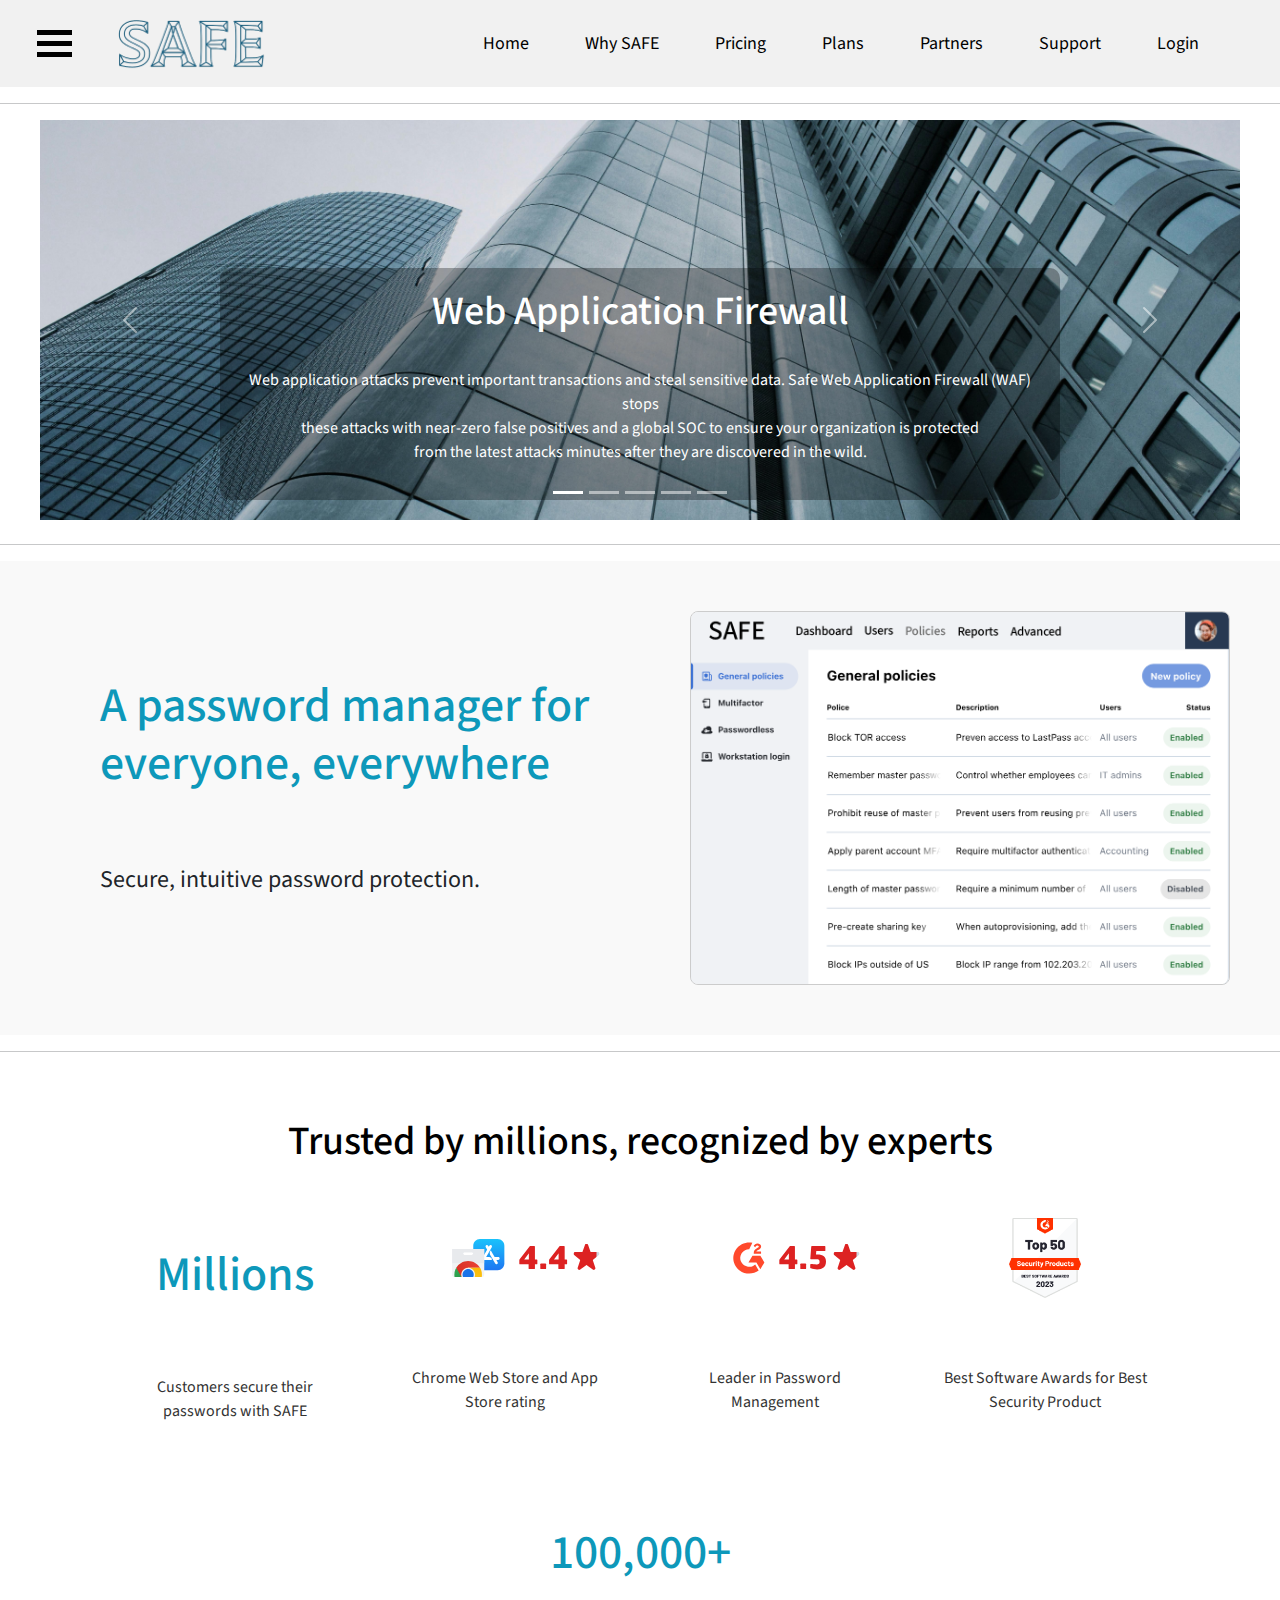
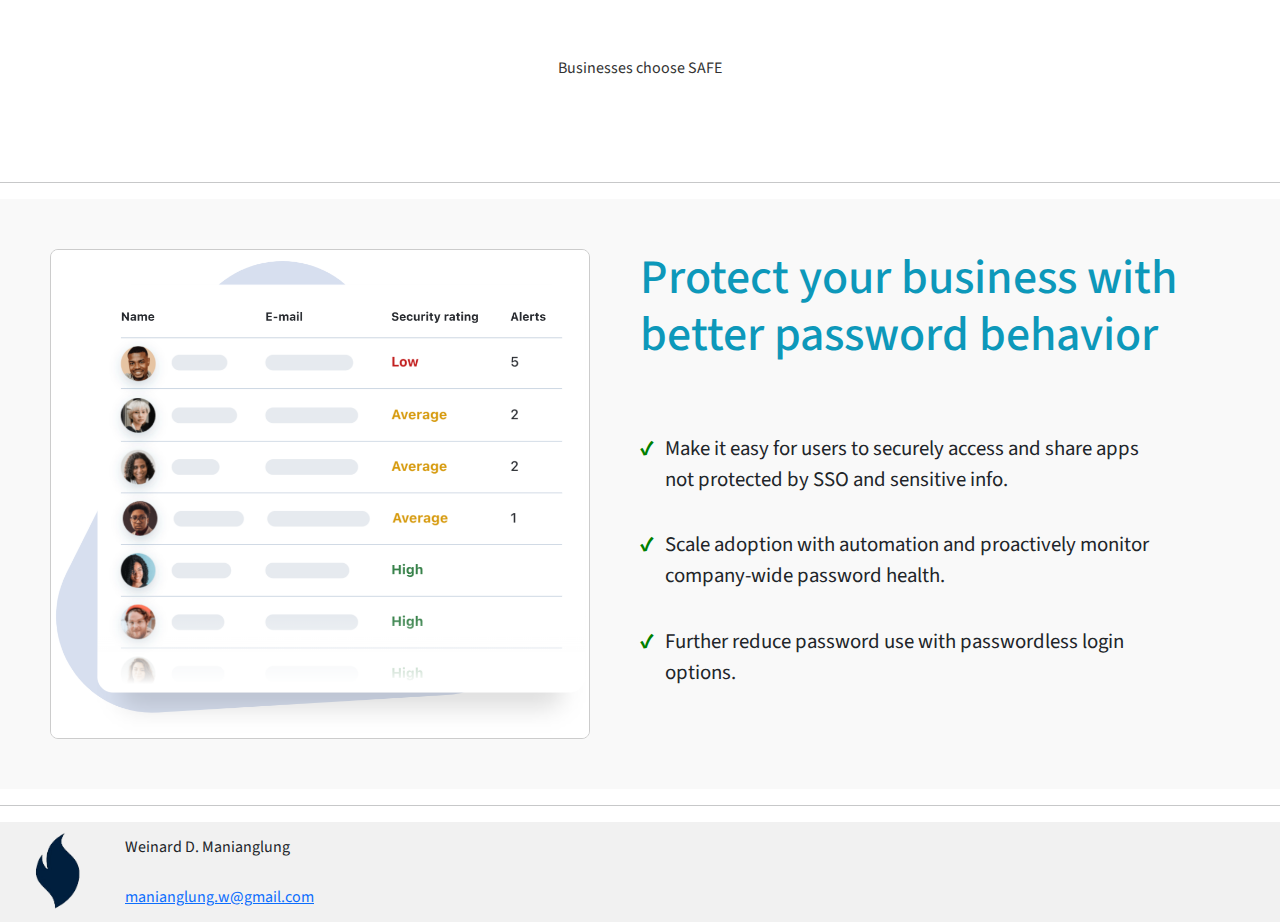
<file: index.html>
<!DOCTYPE html>
<html lang="en">
<head> 
    <meta charset="UTF-8">
    <meta name="viewport" content="width=device-width, initial-scale=1.0">
    <title>Cyber Security Leader | SAFE, Inc.</title>
    <link rel="shortcut icon" type="image/x-icon" href="favicon.ico"/>
    <link rel="stylesheet" href="style.css">
    <link href="https://cdn.jsdelivr.net/npm/bootstrap@5.3.0/dist/css/bootstrap.min.css" rel="stylesheet">
</head>
<body>
    <div id="mySidenav" class="sidenav">
        <a href="javascript:void(0)" class="closebtn" onclick="closeNav()">&times;</a>
        <a href="index.html" style="text-decoration: none;">HOME</a>
        <a href="features.html" style="text-decoration: none;">FEATURES</a>
        <a href="pricing.html" style="text-decoration: none;">PRICING</a>
        <a href="pplans.html" style="text-decoration: none;">PERSONAL PLANS</a>
        <a href="bplans.html" style="text-decoration: none;">BUSINESS PLANS</a>
        <a href="ipartners.html" style="text-decoration: none;">INDUSTRY PARTNERS</a>
        <a href="solutions.html" style="text-decoration: none;">SOLUTIONS</a>
        <a href="help.html" style="text-decoration: none;">HELP</a>
        <a href="about.html" style="text-decoration: none;">ABOUT</a>
        <a href="login.html" style="text-decoration: none;">LOGIN</a>
    </div>

    <div id="wrapper-div">
        <div class="header">
            &emsp;&emsp;<span onclick="openNav()">
                <div class="burger"></div>
                <div class="burger"></div>
                <div class="burger"></div>
            </span>&emsp;&emsp;
            <a href="index.html"><img src="Text.png" width="150"></a>
            <div class="header-left"></div>
            <div class="header-right">
                <div class="dropdown">
                    <a href="index.html">Home</a>&emsp;&emsp;
                </div>
                <div class="dropdown">
                    <a class="dropbtn">Why SAFE</a>&emsp;&emsp;
                    <div class="dropdown-content">
                        <a href="features.html">Features</a>
                        <a href="about.html">About</a>
                    </div>
                </div>
                <div>
                    <a href="pricing.html">Pricing</a>&emsp;&emsp;
                </div>
                <div class="dropdown">
                    <a class="dropbtn">Plans</a>&emsp;&emsp;
                    <div class="dropdown-content">
                        <a href="pplans.html">Personal Plan</a>
                        <a href="bplans.html">Business Plan</a>
                    </div>
                </div>
                <div class="dropdown">
                    <a class="dropbtn">Partners</a>&emsp;&emsp;
                    <div class="dropdown-content">
                        <a href="ipartners.html">Industry Partners</a>
                    </div>
                </div>
                <div class="dropdown">
                    <a class="dropbtn">Support</a>&emsp;&emsp;
                    <div class="dropdown-content">
                        <a href="solutions.html">Solutions</a>
                        <a href="help.html">Help</a>
                    </div>
                </div>
                <div class="dropdown">
                    <a href="login.html">Login</a>&emsp;&emsp;&emsp;&emsp;
                </div>
            </div>
        </div><hr>

        <div>
        <section id="carouselSection" class="mb-4">
            <div id="carouselExampleIndicators" class="carousel slide">
                <div class="carousel-indicators">
                    <button type="button" data-bs-target="#carouselExampleIndicators" data-bs-slide-to="0" class="active" aria-current="true" aria-label="Slide 1"></button>
                    <button type="button" data-bs-target="#carouselExampleIndicators" data-bs-slide-to="1" aria-label="Slide 2"></button>
                    <button type="button" data-bs-target="#carouselExampleIndicators" data-bs-slide-to="2" aria-label="Slide 3"></button>
                    <button type="button" data-bs-target="#carouselExampleIndicators" data-bs-slide-to="3" aria-label="Slide 4"></button>
                    <button type="button" data-bs-target="#carouselExampleIndicators" data-bs-slide-to="4" aria-label="Slide 5"></button>
                </div>
                <div class="carousel-inner">
                    <div class="carousel-item active">
                        <img src="Building.jpg" class="d-block w-100" alt="Building">
                        <div class="carousel-caption d-none d-md-block">
                            <h1>Web Application Firewall</h1><br>
                            <p>Web application attacks prevent important transactions and steal sensitive data. Safe Web Application Firewall (WAF) stops
                            <br>these attacks with near-zero false positives and a global SOC to ensure your organization is protected
                            <br>from the latest attacks minutes after they are discovered in the wild.</p>
                        </div>
                    </div>
                    <div class="carousel-item">
                        <img src="Road.jpg" class="d-block w-100" alt="Road">
                        <div class="carousel-caption d-none d-md-block">
                            <h1>Content Delivery Network</h1>
                            <p>Protect all data types with Data Security Fabric - the first enterprise-scale, multicloud, hybrid solution.
                            <br>Safes' Content Delivery Network (CDN) offers the best in speed, performance, and resilience by building content caching,
                            <br>load balancing, and failover into a comprehensive Web Application and API Protection (WAAP)
                            <br>platform to securely deliver your applications across the globe.</p>
                        </div>
                    </div>
                    <div class="carousel-item">
                        <img src="Flow2.jpg" class="d-block w-100" alt="Flowing Lines">
                        <div class="carousel-caption d-none d-md-block">
                            <h1>DDoS Protection</h1><br><br>
                            <p>Safes' DDoS Protection secures all your assets at the edge for uninterrupted operation.
                            <br>Ensure business continuity with guaranteed uptime.</p>
                        </div>
                    </div>
                    <div class="carousel-item">
                        <img src="Data.jpg" class="d-block w-100" alt="Flowing Lines">
                        <div class="carousel-caption d-none d-md-block">
                            <h1>Data Security Fabric</h1><br><br>
                            <p>Protect all data types with Data Security Fabric - the first enterprise-scale, multicloud, hybrid solution.</p>
                        </div>
                    </div>
                    <div class="carousel-item">
                        <img src="Room.jpg" class="d-block w-100" alt="Flowing Lines">
                        <div class="carousel-caption d-none d-md-block">
                            <h1>Waiting Room</h1><br>
                            <p>Waiting Room enables you to control visitor traffic during peak periods or when your site is undergoing maintenance,
                            <br>by placing your customers into a first-in-first-out virtual queuing system, updated with their
                            <br>remaining wait time, where they remain until it is their turn to access your website.</p>
                        </div>
                    </div>
                </div>
                <button class="carousel-control-prev" type="button" data-bs-target="#carouselExampleIndicators" data-bs-slide="prev">
                    <span class="carousel-control-prev-icon" aria-hidden="true"></span>
                    <span class="visually-hidden">Previous</span>
                </button>
                <button class="carousel-control-next" type="button" data-bs-target="#carouselExampleIndicators" data-bs-slide="next">
                    <span class="carousel-control-next-icon" aria-hidden="true"></span>
                    <span class="visually-hidden">Next</span>
                </button>
            </div>
        </section>
        <div><hr>

        <div class="admin-console-section">
            <div class="admin-console-text">
                <h2>A password manager for everyone, everywhere</h2><br><br>
                <p>Secure, intuitive password protection.</p>
            </div>
            <div class="admin-console-image">
                <img src="visual.png" alt="Admin Console">
            </div>
        </div><hr>

        <div class="proof-banner">
            <h1>Trusted by millions, recognized by experts</h1><br>
            <div class="proofs">
                <div class="proof-item">
                    <div class="proof-text">Millions</div><br><br><br>
                    <p>Customers secure their passwords with SAFE</p>
                </div>
                <div class="proof-item">
                    <img src="4.4.svg" alt="4.4 Rating"><br><br><br>
                    <p>Chrome Web Store and App Store rating</p>
                </div>
                <div class="proof-item">
                    <img src="4.5.svg" alt="4.5 Rating"><br><br><br>
                    <p>Leader in Password Management</p>
                </div>
                <div class="proof-item">
                    <img src="T50.png" alt="Top 50"><br><br><br>
                    <p>Best Software Awards for Best Security Product</p>
                </div>
                <div class="proof-item">
                    <div class="proof-text">100,000+</div><br><br><br>
                    <p>Businesses choose SAFE</p>
                </div>
            </div>
        </div><hr>

        <div class="admin-console-section">
            <div class="admin-console-image">
                <img src="indvis.png" alt="Admin Console">
            </div>
            <div class="admin-console-text">
                <h2>Protect your business with better password behavior</h2><br><br>
                <ul>
                    <li>Make it easy for users to securely access and share apps<br>not protected by SSO and sensitive info.</li><br>
                    <li>Scale adoption with automation and proactively monitor<br>company-wide password health.</li><br>
                    <li>Further reduce password use with passwordless login options.</li><br>
                </ul>
            </div>
        </div><hr>

        <div id="footer-div">
            <div id="logo2-div">
                <a href="Flame.png"><img src="Flame.png" width="50"></a>
            </div>
            <div id="name-div">
                Weinard D. Manianglung
            </div>
            <div id="em-div">
                <a href="mailto:manianglung.w@gmail.com">manianglung.w@gmail.com</a>
            </div>
        </div>
    </div>
    <script src="https://code.jquery.com/jquery-3.6.0.min.js"></script>
    <script src="https://cdn.jsdelivr.net/npm/bootstrap@5.3.0/dist/js/bootstrap.bundle.min.js"></script>
    <script src="script.js"></script>
</body>
</html>
</file>
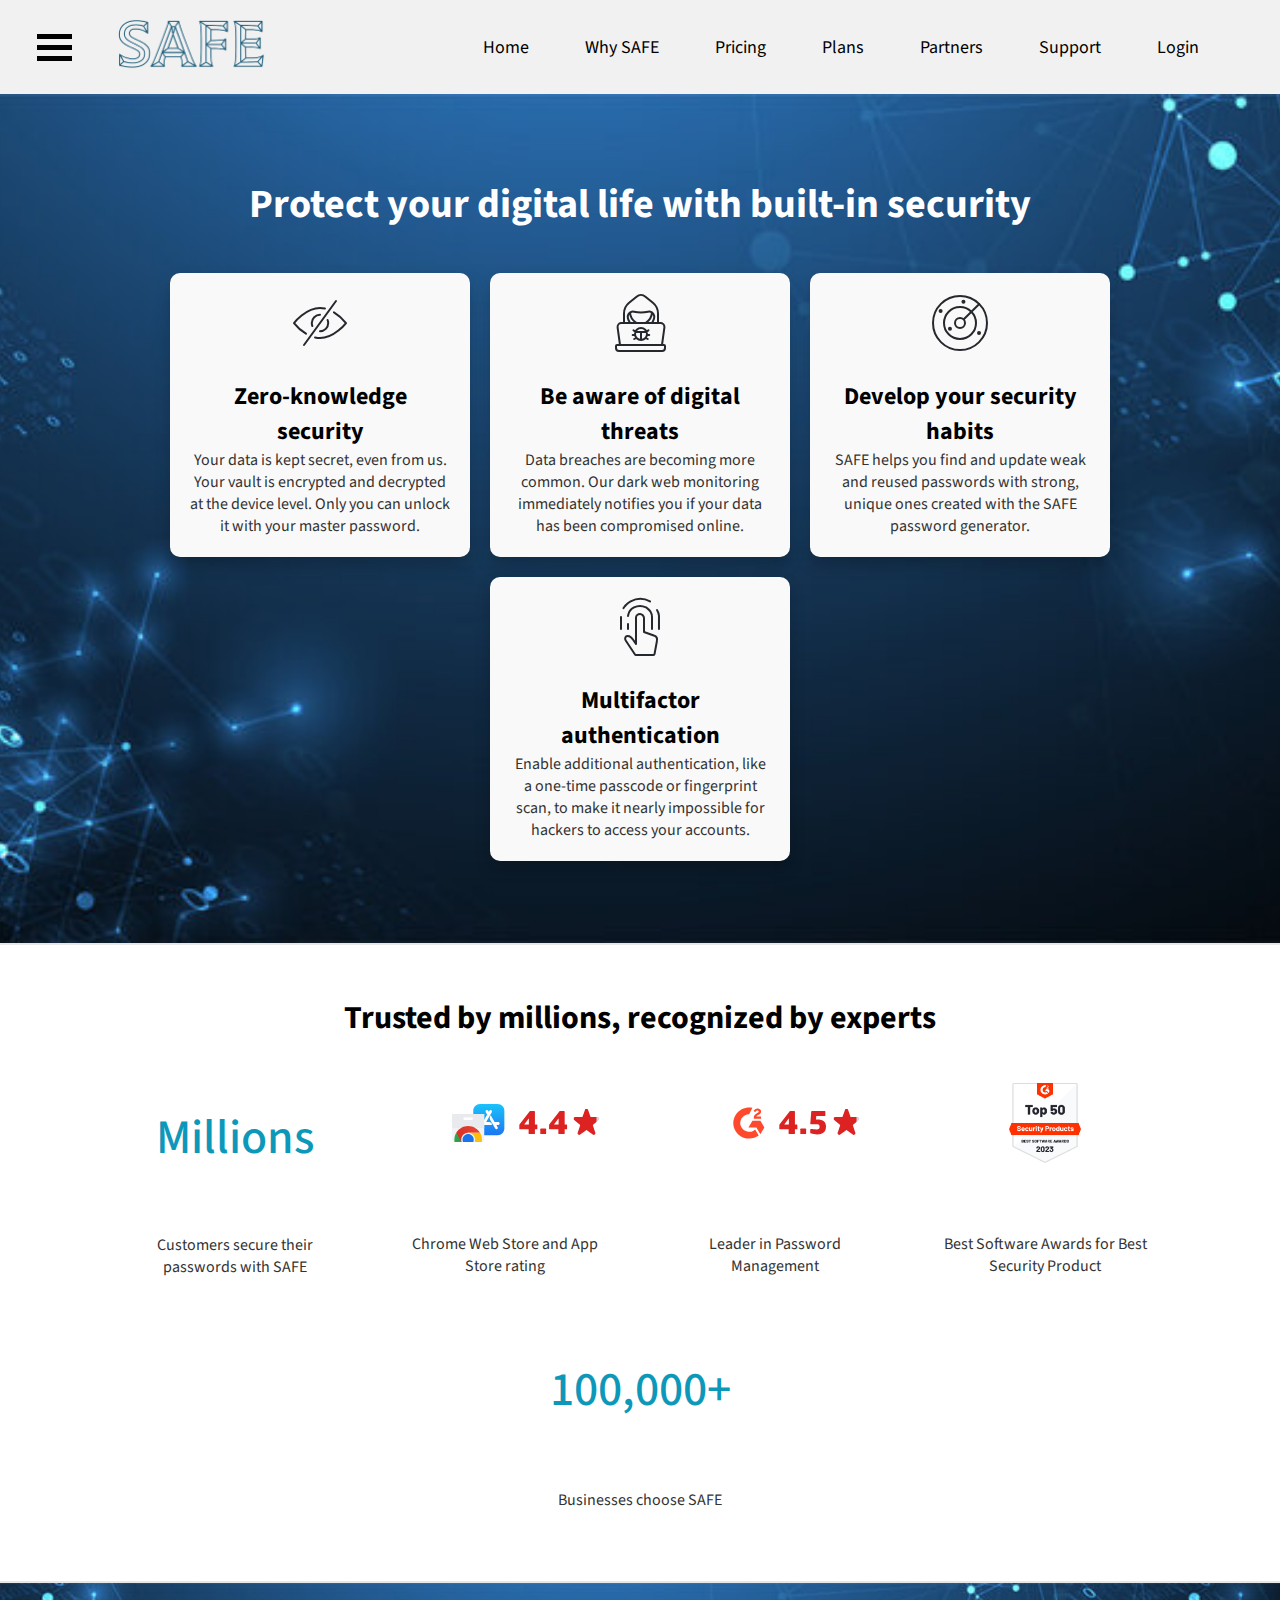
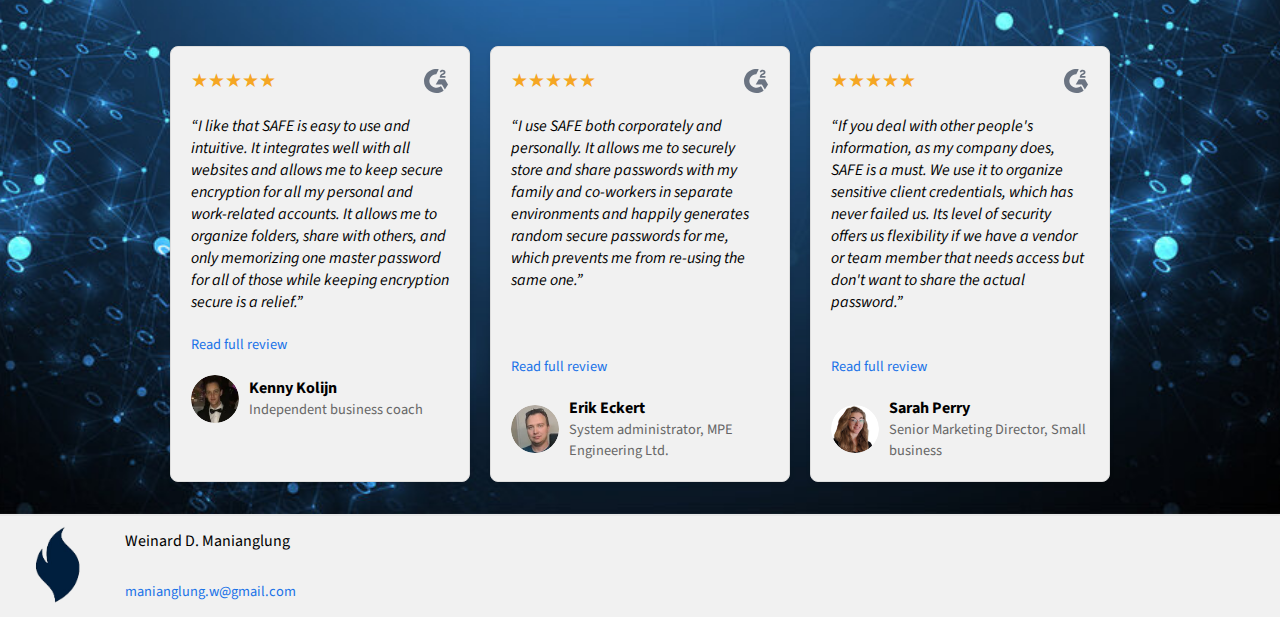
<file: about.html>
<!DOCTYPE html>
<html lang="en">
<head> 
    <meta charset="UTF-8">
    <meta name="viewport" content="width=device-width, initial-scale=1.0">
    <title>Cyber Security Leader | SAFE, Inc.</title>
    <link rel="shortcut icon" type="image/x-icon" href="favicon.ico"/>
    <link rel="stylesheet" href="style.css">
    <link rel="stylesheet" href="about.css">
</head>
<body>
    <div id="mySidenav" class="sidenav">
        <script src="script.js"></script>
        <a href="javascript:void(0)" class="closebtn" onclick="closeNav()">&times;</a>
        <a href="index.html" style="text-decoration: none;">HOME</a>
        <a href="features.html" style="text-decoration: none;">FEATURES</a>
        <a href="pricing.html" style="text-decoration: none;">PRICING</a>
        <a href="pplans.html" style="text-decoration: none;">PERSONAL PLANS</a>
        <a href="bplans.html" style="text-decoration: none;">BUSINESS PLANS</a>
        <a href="ipartners.html" style="text-decoration: none;">INDUSTRY PARTNERS</a>
        <a href="solutions.html" style="text-decoration: none;">SOLUTIONS</a>
        <a href="help.html" style="text-decoration: none;">HELP</a>
        <a href="about.html" style="text-decoration: none;">ABOUT</a>
        <a href="login.html" style="text-decoration: none;">LOGIN</a>
    </div>

    <div id="wrapper-div">
        <div class="header">
            &emsp;&emsp;<span onclick="openNav()">
                <div class="burger"></div>
                <div class="burger"></div>
                <div class="burger"></div>
            </span>&emsp;&emsp;
            <a href="index.html"><img src="Text.png" width="150"></a>
            <div class="header-left">
            </div>
            <div class="header-right">
                <div class="dropdown">
                    <a href="index.html">Home</a>&emsp;&emsp;
                </div>
                <div class="dropdown">
                    <a class="dropbtn">Why SAFE</a>&emsp;&emsp;
                    <div class="dropdown-content">
                        <a href="features.html">Features</a>
                        <a href="about.html">About</a>
                    </div>
                </div>
                <div>
                    <a href="pricing.html">Pricing</a>&emsp;&emsp;
                </div>
                <div class="dropdown">
                    <a class="dropbtn">Plans</a>&emsp;&emsp;
                    <div class="dropdown-content">
                        <a href="pplans.html">Personal Plan</a>
                        <a href="bplans.html">Business Plan</a>
                    </div>
                </div>
                <div class="dropdown">
                    <a class="dropbtn">Partners</a>&emsp;&emsp;
                    <div class="dropdown-content">
                        <a href="ipartners.html">Industry Partners</a>
                    </div>
                </div>
                <div class="dropdown">
                    <a class="dropbtn">Support</a>&emsp;&emsp;
                    <div class="dropdown-content">
                        <a href="solutions.html">Solutions</a>
                        <a href="help.html">Help</a>
                    </div>
                </div>
                <div class="dropdown">
                    <a href="login.html">Login</a>&emsp;&emsp;&emsp;&emsp;
                </div>
            </div>
        </div>
    </div>

        <div id="content-div">
            <div class="security-section">
                <h1>Protect your digital life with built-in security</h1>
                <div class="features">
                    <div class="feature-item">
                        <img src="eye-icon.svg" alt="Zero-knowledge security">
                        <h2>Zero-knowledge security</h2>
                        <p>Your data is kept secret, even from us. Your vault is encrypted and decrypted at the device level. Only you can unlock it with your master password.</p>
                    </div>
                    <div class="feature-item">
                        <img src="threat-icon.svg" alt="Be aware of digital threats">
                        <h2>Be aware of digital threats</h2>
                        <p>Data breaches are becoming more common. Our dark web monitoring immediately notifies you if your data has been compromised online.</p>
                    </div>
                    <div class="feature-item">
                        <img src="habits-icon.svg" alt="Nurture your habits">
                        <h2>Develop your security habits</h2>
                        <p>SAFE helps you find and update weak and reused passwords with strong, unique ones created with the SAFE password generator.</p>
                    </div>
                    <div class="feature-item">
                        <img src="authentication-icon.svg" alt="Multifactor authentication">
                        <h2>Multifactor authentication</h2>
                        <p>Enable additional authentication, like a one-time passcode or fingerprint scan, to make it nearly impossible for hackers to access your accounts.</p>
                    </div>
                </div>
            </div>
        </div><hr>

        <div class="proof-banner">
            <h1>Trusted by millions, recognized by experts</h1><br>
            <div class="proofs">
                <div class="proof-item">
                    <div class="proof-text">Millions</div><br><br><br>
                    <p>Customers secure their passwords with SAFE</p>
                </div>
                <div class="proof-item">
                    <img src="4.4.svg" alt="4.4 Rating"><br><br><br>
                    <p>Chrome Web Store and App Store rating</p>
                </div>
                <div class="proof-item">
                    <img src="4.5.svg" alt="4.5 Rating"><br><br><br>
                    <p>Leader in Password Management</p>
                </div>
                <div class="proof-item">
                    <img src="T50.png" alt="Top 50"><br><br><br>
                    <p>Best Software Awards for Best Security Product</p>
                </div>
                <div class="proof-item">
                    <div class="proof-text">100,000+</div><br><br><br>
                    <p>Businesses choose SAFE</p>
                </div>
            </div>
        </div><hr>

        <div id="content-div">
            <div class="testimonials-container">
                <div class="testimonial">
                    <div class="rating">
                        <span>★★★★★</span>&emsp;&emsp;&emsp;&emsp;&emsp;&emsp;&emsp;&emsp;
                        <img src="g2.svg" alt="G2 Crowd">
                    </div>
                        <p class="quote">“I like that SAFE is easy to use and intuitive. It integrates well with all websites and allows me to keep secure encryption for all my personal and work-related accounts. It allows me to organize folders, share with others, and only memorizing one master password for all of those while keeping encryption secure is a relief.”</p>
                        <a href="#">Read full review</a>
                    <div class="author">
                        <img src="KK.png" alt="Kenny Kolijn">
                        <div>
                            <p class="name">Kenny Kolijn</p>
                            <p class="title">Independent business coach</p>
                        </div>
                    </div>
                </div>
                <div class="testimonial">
                    <div class="rating">
                        <span>★★★★★</span>&emsp;&emsp;&emsp;&emsp;&emsp;&emsp;&emsp;&emsp;
                        <img src="g2.svg" alt="G2 Crowd">
                    </div>
                        <p class="quote">“I use SAFE both corporately and personally. It allows me to securely store and share passwords with my family and co-workers in separate environments and happily generates random secure passwords for me, which prevents me from re-using the same one.”</p><br><br>
                        <a href="#">Read full review</a>
                    <div class="author">
                        <img src="EE.png" alt="Erik Eckert">                            
                        <div>
                            <p class="name">Erik Eckert</p>
                            <p class="title">System administrator, MPE Engineering Ltd.</p>
                        </div>
                    </div>
                </div>
                <div class="testimonial">                        
                    <div class="rating">
                        <span>★★★★★</span>&emsp;&emsp;&emsp;&emsp;&emsp;&emsp;&emsp;&emsp;
                        <img src="g2.svg" alt="G2 Crowd">
                    </div>
                        <p class="quote">“If you deal with other people's information, as my company does, SAFE is a must. We use it to organize sensitive client credentials, which has never failed us. Its level of security offers us flexibility if we have a vendor or team member that needs access but don't want to share the actual password.”</p><br>
                        <a href="#">Read full review</a>
                    <div class="author">
                        <img src="SP.png" alt="Sarah Perry">
                        <div>
                            <p class="name">Sarah Perry</p>
                            <p class="title">Senior Marketing Director, Small business</p>
                        </div>
                    </div>
                </div>
            </div>
        </div><hr>

        <div id="footer-div">
            <div id="logo2-div">
                <a href="Flame.png"><img src="Flame.png" width="50"></a>
            </div>
            <div id="name-div">
                Weinard D. Manianglung
            </div>
            <div id="em-div">
                <a href="mailto:manianglung.w@gmail.com">manianglung.w@gmail.com</a>
            </div>
        </div>
    </div>

</body>
</html>
</file>
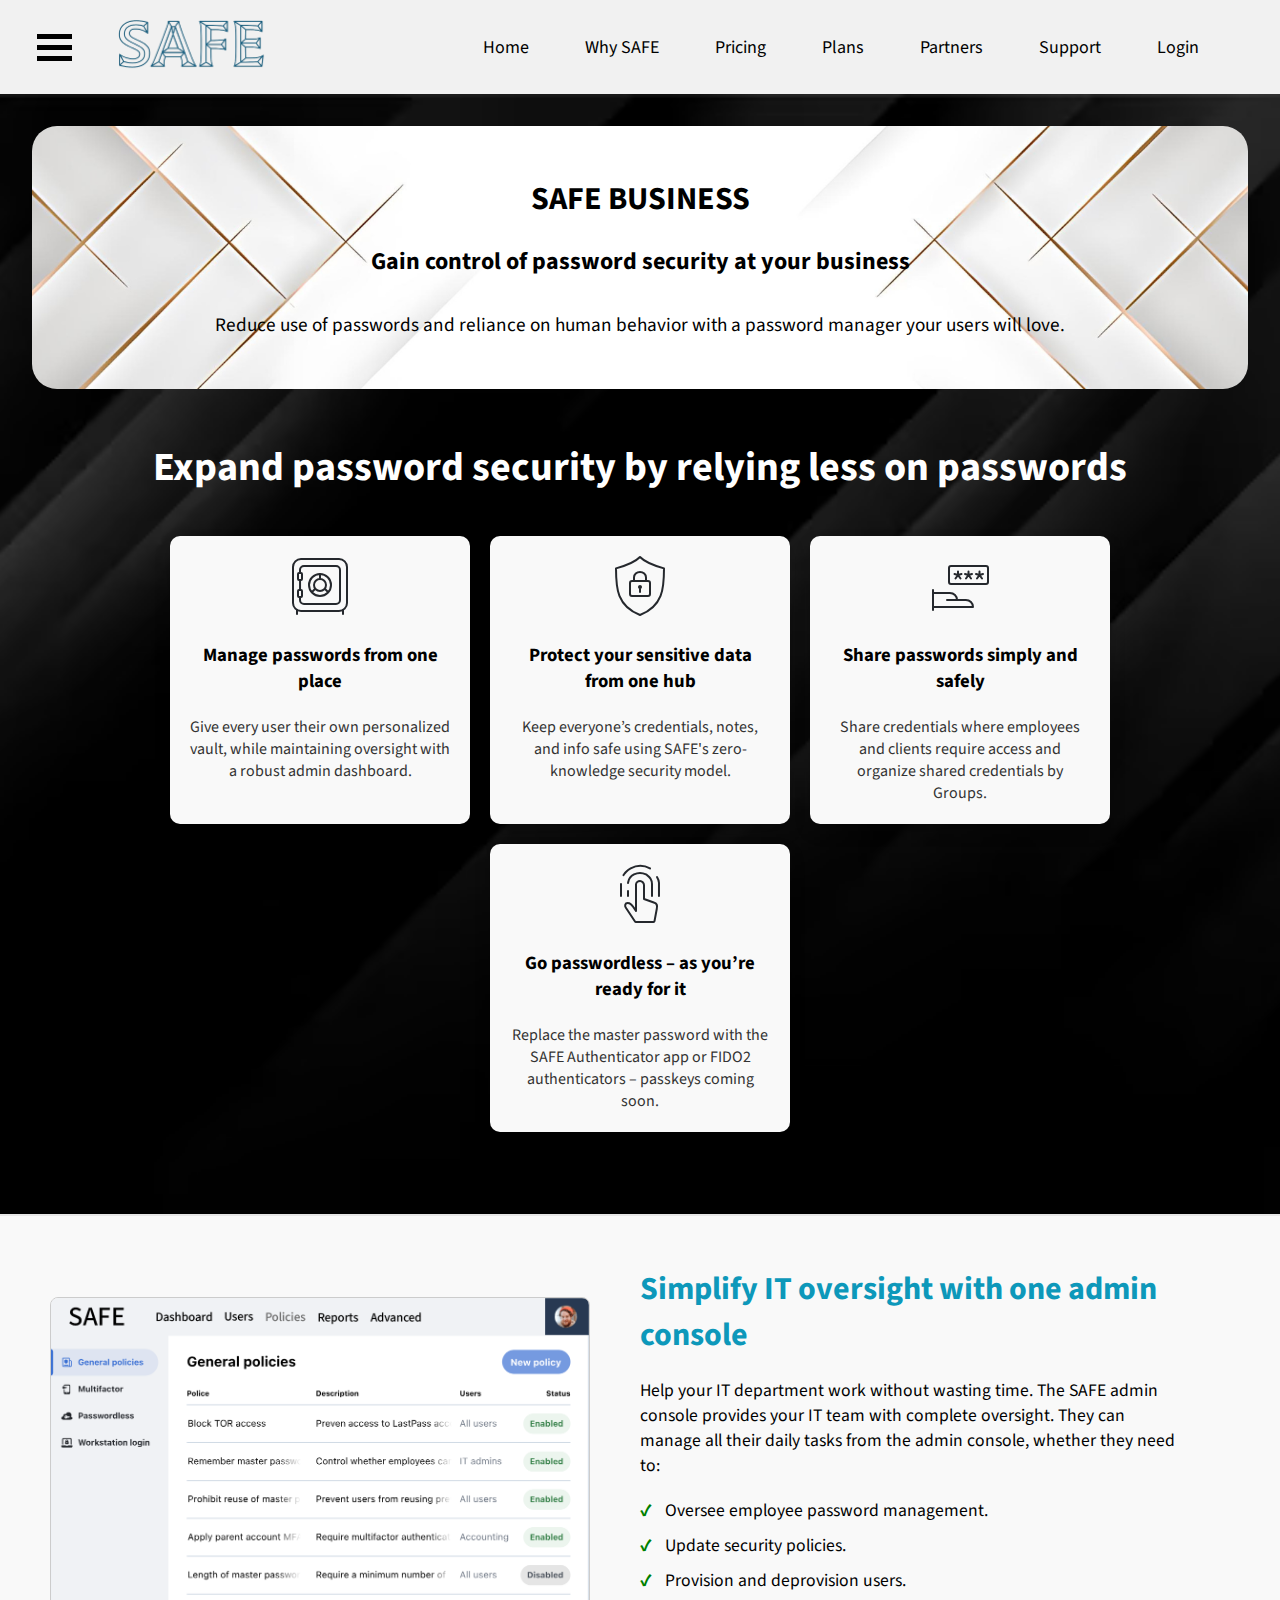
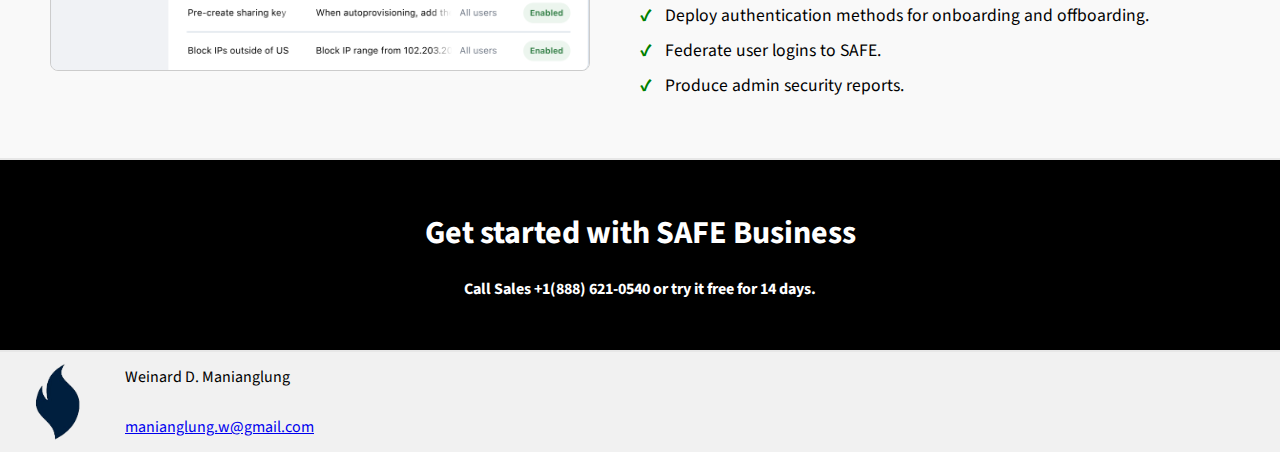
<file: bplans.html>
<!DOCTYPE html>
<html lang="en">
<head> 
    <meta charset="UTF-8">
    <meta name="viewport" content="width=device-width, initial-scale=1.0">
    <title>Cyber Security Leader | SAFE, Inc.</title>
    <link rel="shortcut icon" type="image/x-icon" href="favicon.ico"/>
    <link rel="stylesheet" href="style.css">
    <link rel="stylesheet" href="bplans.css">
    <link rel="stylesheet" href="pplans.css">
</head>
<body>
    <div id="mySidenav" class="sidenav">
        <script src="script.js"></script>
        <a href="javascript:void(0)" class="closebtn" onclick="closeNav()">&times;</a>
        <a href="index.html" style="text-decoration: none;">HOME</a>
        <a href="features.html" style="text-decoration: none;">FEATURES</a>
        <a href="pricing.html" style="text-decoration: none;">PRICING</a>
        <a href="pplans.html" style="text-decoration: none;">PERSONAL PLANS</a>
        <a href="bplans.html" style="text-decoration: none;">BUSINESS PLANS</a>
        <a href="ipartners.html" style="text-decoration: none;">INDUSTRY PARTNERS</a>
        <a href="solutions.html" style="text-decoration: none;">SOLUTIONS</a>
        <a href="help.html" style="text-decoration: none;">HELP</a>
        <a href="about.html" style="text-decoration: none;">ABOUT</a>
        <a href="login.html" style="text-decoration: none;">LOGIN</a>
    </div>

    <div id="wrapper-div">
        <div class="header">
            &emsp;&emsp;<span onclick="openNav()">
                <div class="burger"></div>
                <div class="burger"></div>
                <div class="burger"></div>
            </span>&emsp;&emsp;
            <a href="index.html"><img src="Text.png" width="150"></a>
            <div class="header-left">
            </div>
            <div class="header-right">
                <div class="dropdown">
                    <a href="index.html">Home</a>&emsp;&emsp;
                </div>
                <div class="dropdown">
                    <a class="dropbtn">Why SAFE</a>&emsp;&emsp;
                    <div class="dropdown-content">
                        <a href="features.html">Features</a>
                        <a href="about.html">About</a>
                    </div>
                </div>
                <div>
                    <a href="pricing.html">Pricing</a>&emsp;&emsp;
                </div>
                <div class="dropdown">
                    <a class="dropbtn">Plans</a>&emsp;&emsp;
                    <div class="dropdown-content">
                        <a href="pplans.html">Personal Plan</a>
                        <a href="bplans.html">Business Plan</a>
                    </div>
                </div>
                <div class="dropdown">
                    <a class="dropbtn">Partners</a>&emsp;&emsp;
                    <div class="dropdown-content">
                        <a href="ipartners.html">Industry Partners</a>
                    </div>
                </div>
                <div class="dropdown">
                    <a class="dropbtn">Support</a>&emsp;&emsp;
                    <div class="dropdown-content">
                        <a href="solutions.html">Solutions</a>
                        <a href="help.html">Help</a>
                    </div>
                </div>
                <div class="dropdown">
                    <a href="login.html">Login</a>&emsp;&emsp;&emsp;&emsp;
                </div>
            </div>
        </div>
    </div>

        <div id="content-div">
            <div class="security-banner">
                <h1>SAFE BUSINESS</h1><br>
                <h2>Gain control of password security at your business</h2><br>
                <p class="description">Reduce use of passwords and reliance on human behavior with a password manager your users will love.</p>
            </div>
            <div class="security-section">
                <h1>Expand password security by relying less on passwords</h1>
                <div class="features">
                    <div class="feature-item">
                        <img src="vault-icon.svg" alt="Manage passwords from one place">
                        <h3>Manage passwords from one place</h3><br>
                        <p>Give every user their own personalized vault, while maintaining oversight with a robust admin dashboard.</p>
                    </div>
                    <div class="feature-item">
                        <img src="security-icon.svg" alt="Protect your sensitive data from one hub">
                        <h3>Protect your sensitive data from one hub</h3><br>
                        <p>Keep everyone’s credentials, notes, and info safe using SAFE's zero-knowledge security model.</p>
                    </div>
                    <div class="feature-item">
                        <img src="hand-icon.svg" alt="Share passwords simply and safely">
                        <h3>Share passwords simply and safely</h3><br>
                        <p>Share credentials where employees and clients require access and organize shared credentials by Groups.</p>
                    </div>
                    <div class="feature-item">
                        <img src="authentication-icon.svg" alt="Go passwordless – as you’re ready for it">
                        <h3>Go passwordless – as you’re ready for it</h3><br>
                        <p>Replace the master password with the SAFE Authenticator app or FIDO2 authenticators – passkeys coming soon.</p>
                    </div>
                </div>
            </div>
        </div><hr>

        <div class="admin-console-section">
            <div class="admin-console-image">
                <img src="visual.png" alt="Admin Console">
            </div>
            <div class="admin-console-text">
                <h2>Simplify IT oversight with one admin console</h2>
                <p>Help your IT department work without wasting time. The SAFE admin console provides your IT team with complete oversight. They can manage all their daily tasks from the admin console, whether they need to:</p>
                <ul>
                    <li>Oversee employee password management.</li>
                    <li>Update security policies.</li>
                    <li>Provision and deprovision users.</li>
                    <li>Deploy authentication methods for onboarding and offboarding.</li>
                    <li>Federate user logins to SAFE.</li>
                    <li>Produce admin security reports.</li>
                </ul>
            </div>
        </div><hr>

        <div class="start-section">
            <h1>Get started with SAFE Business</h1><br>
            <h4>Call Sales +1(888) 621-0540 or try it free for 14 days.</h4>
        </div><hr>

        <div id="footer-div">
            <div id="logo2-div">
                <a href="Flame.png"><img src="Flame.png" width="50"></a>
            </div>
            <div id="name-div">
                Weinard D. Manianglung
            </div>
            <div id="em-div">
                <a href="mailto:manianglung.w@gmail.com">manianglung.w@gmail.com</a>
            </div>
        </div>
    </div>

</body>
</html>
</file>
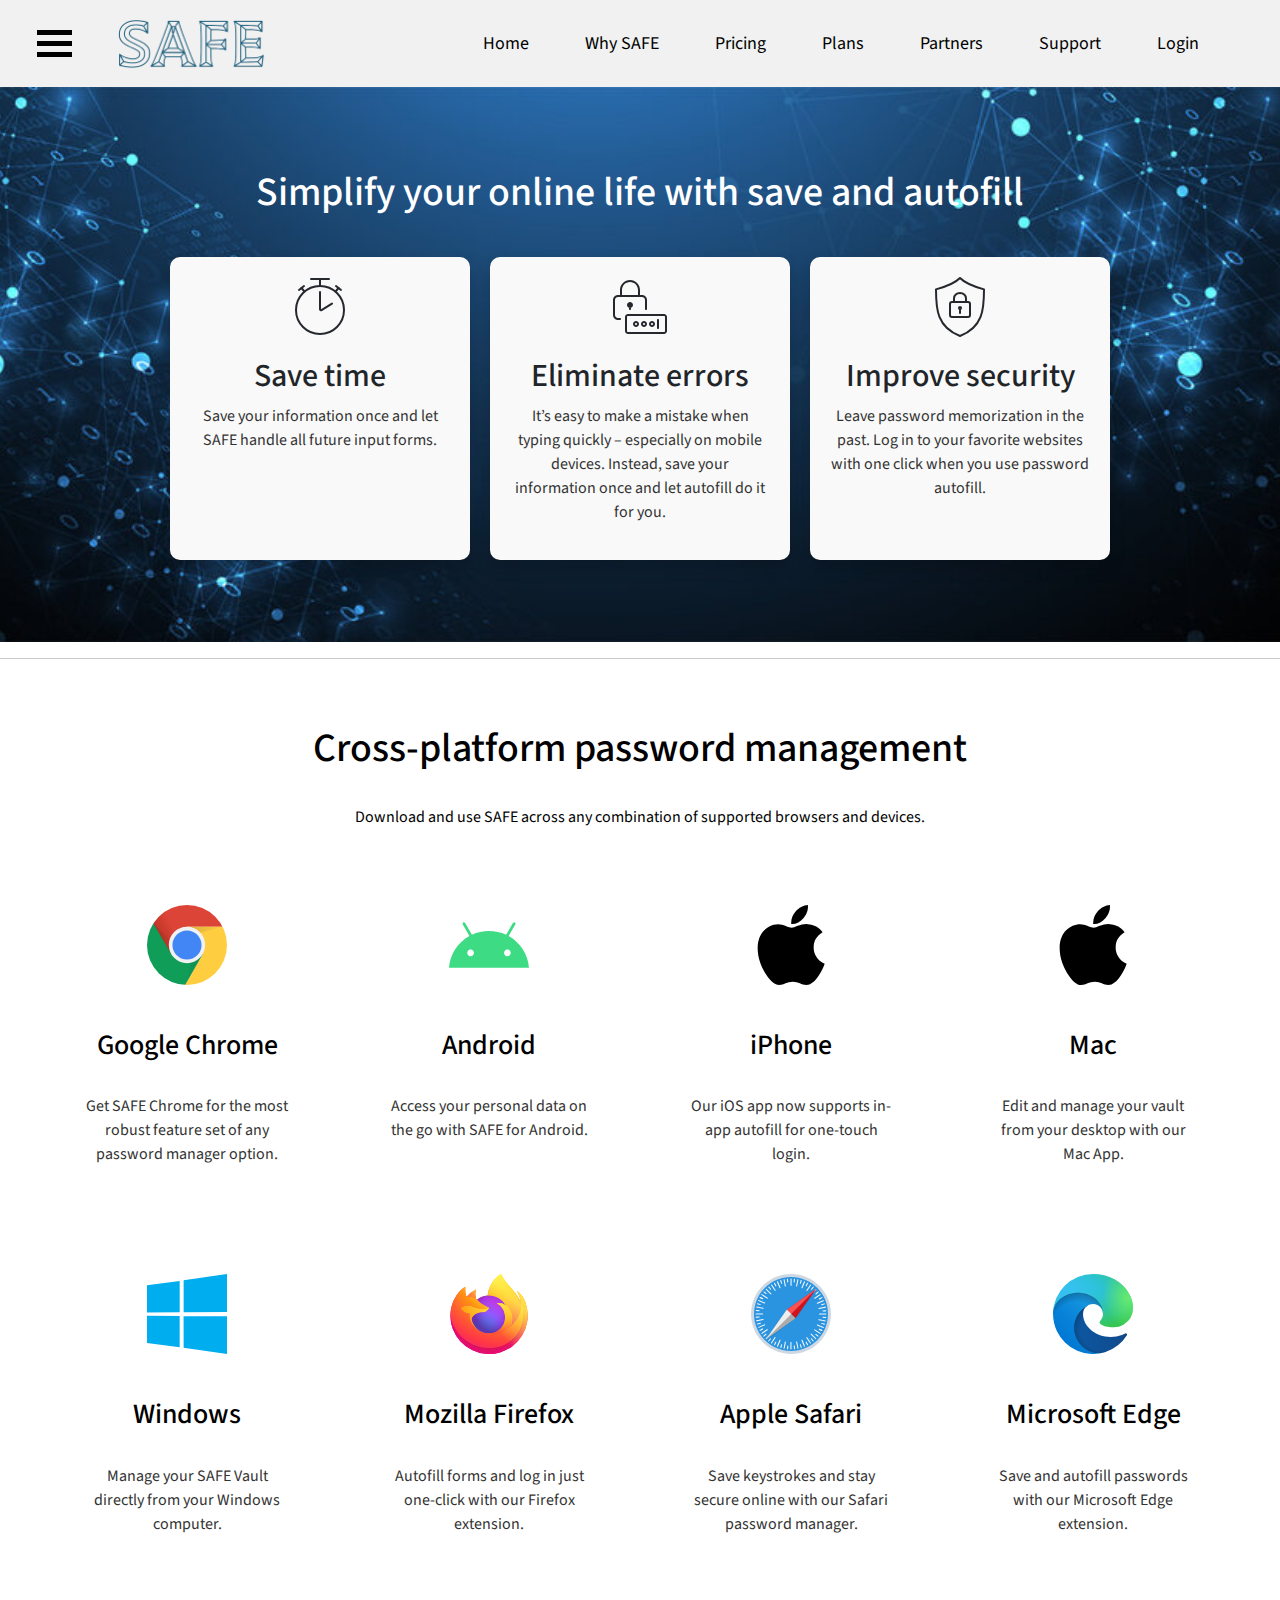
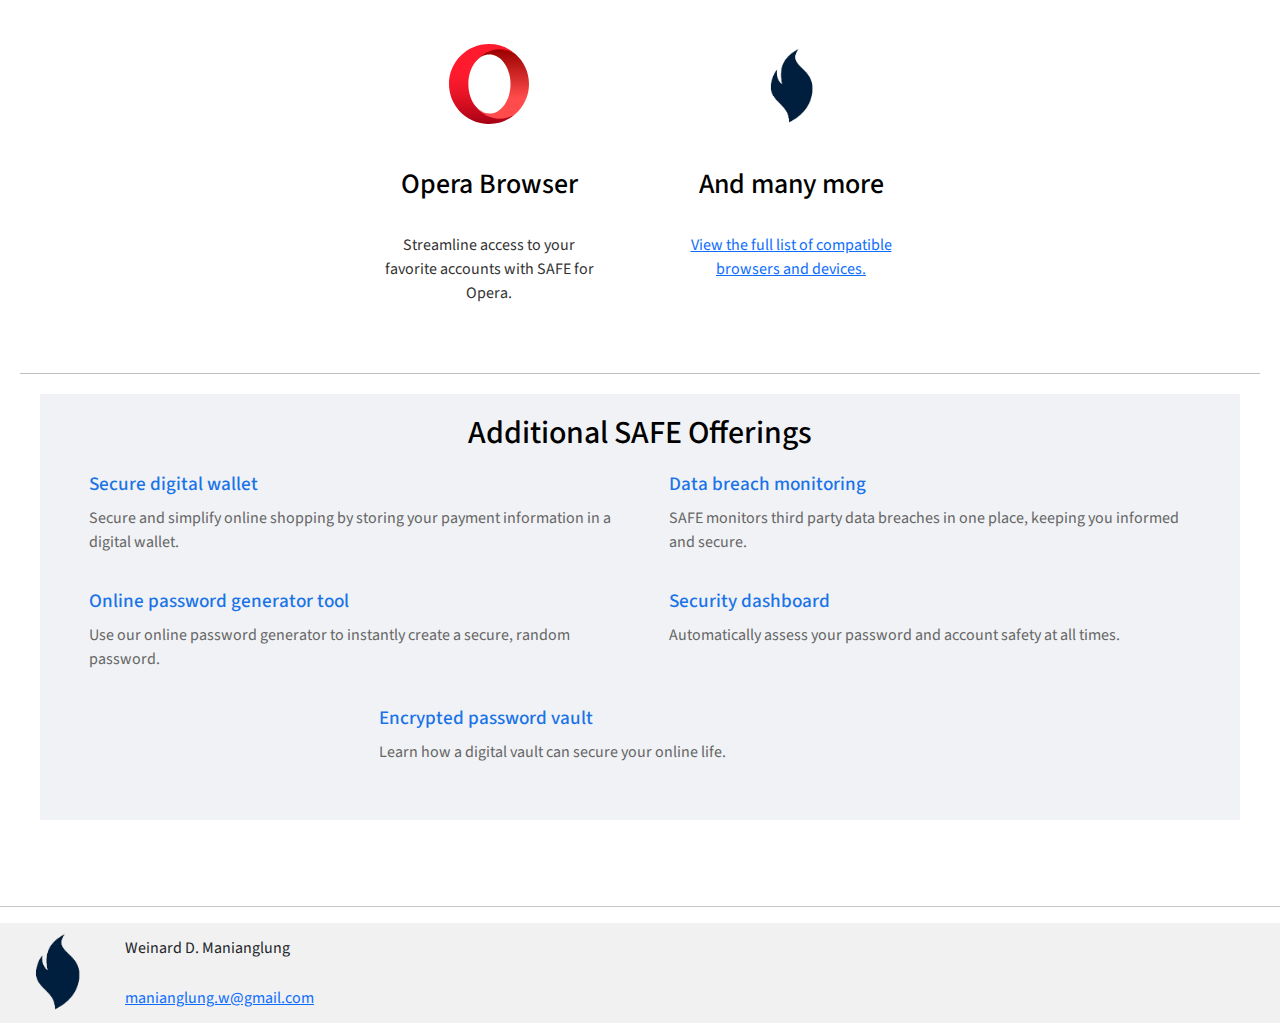
<file: features.html>
<!DOCTYPE html>
<html lang="en">
<head> 
    <meta charset="UTF-8">
    <meta name="viewport" content="width=device-width, initial-scale=1.0">
    <title>Cyber Security Leader | SAFE, Inc.</title>
    <link rel="shortcut icon" type="image/x-icon" href="favicon.ico"/>
    <link rel="stylesheet" href="style.css">
    <link rel="stylesheet" href="features.css">
    <link href="https://cdn.jsdelivr.net/npm/bootstrap@5.3.0/dist/css/bootstrap.min.css" rel="stylesheet">
</head>
<body>
    <div id="mySidenav" class="sidenav">
        <script src="script.js"></script>
        <a href="javascript:void(0)" class="closebtn" onclick="closeNav()">&times;</a>
        <a href="index.html" style="text-decoration: none;">HOME</a>
        <a href="features.html" style="text-decoration: none;">FEATURES</a>
        <a href="pricing.html" style="text-decoration: none;">PRICING</a>
        <a href="pplans.html" style="text-decoration: none;">PERSONAL PLANS</a>
        <a href="bplans.html" style="text-decoration: none;">BUSINESS PLANS</a>
        <a href="ipartners.html" style="text-decoration: none;">INDUSTRY PARTNERS</a>
        <a href="solutions.html" style="text-decoration: none;">SOLUTIONS</a>
        <a href="help.html" style="text-decoration: none;">HELP</a>
        <a href="about.html" style="text-decoration: none;">ABOUT</a>
        <a href="login.html" style="text-decoration: none;">LOGIN</a>
    </div>

    <div id="wrapper-div">
        <div class="header">
            &emsp;&emsp;<span onclick="openNav()">
                <div class="burger"></div>
                <div class="burger"></div>
                <div class="burger"></div>
            </span>&emsp;&emsp;
            <a href="index.html"><img src="Text.png" width="150"></a>
            <div class="header-left">
            </div>
            <div class="header-right">
                <div class="dropdown">
                    <a href="index.html">Home</a>&emsp;&emsp;
                </div>
                <div class="dropdown">
                    <a class="dropbtn">Why SAFE</a>&emsp;&emsp;
                    <div class="dropdown-content">
                        <a href="features.html">Features</a>
                        <a href="about.html">About</a>
                    </div>
                </div>
                <div>
                    <a href="pricing.html">Pricing</a>&emsp;&emsp;
                </div>
                <div class="dropdown">
                    <a class="dropbtn">Plans</a>&emsp;&emsp;
                    <div class="dropdown-content">
                        <a href="pplans.html">Personal Plan</a>
                        <a href="bplans.html">Business Plan</a>
                    </div>
                </div>
                <div class="dropdown">
                    <a class="dropbtn">Partners</a>&emsp;&emsp;
                    <div class="dropdown-content">
                        <a href="ipartners.html">Industry Partners</a>
                    </div>
                </div>
                <div class="dropdown">
                    <a class="dropbtn">Support</a>&emsp;&emsp;
                    <div class="dropdown-content">
                        <a href="solutions.html">Solutions</a>
                        <a href="help.html">Help</a>
                    </div>
                </div>
                <div class="dropdown">
                    <a href="login.html">Login</a>&emsp;&emsp;&emsp;&emsp;
                </div>
            </div>
        </div>
    </div>

        <div id="content-div">
            <div class="security-section">
                <h1>Simplify your online life with save and autofill</h1>
                <div class="features">
                    <div class="feature-item">
                        <img src="time-icon.svg" alt="Save time">
                        <h2>Save time</h2>
                        <p>Save your information once and let SAFE handle all future input forms.</p>
                    </div>
                    <div class="feature-item">
                        <img src="password-icon.svg" alt="Eliminate errors">
                        <h2>Eliminate errors</h2>
                        <p>It’s easy to make a mistake when typing quickly – especially on mobile devices. Instead, save your information once and let autofill do it for you.</p>
                 </div>
                    <div class="feature-item">
                        <img src="security-icon.svg" alt="Improve security">
                        <h2>Improve security</h2>
                        <p>Leave password memorization in the past. Log in to your favorite websites with one click when you use password autofill.</p>
                    </div>
                </div>
            </div>
        </div><hr>

        <div class="platform-banner">
            <h1>Cross-platform password management</h1><br>
            <p>Download and use SAFE across any combination of supported browsers and devices.</p><br>
            <div class="platforms">
                <div class="platform-item">
                    <img src="chrome.svg" alt="Top 50"><br><br>
                    <h3>Google Chrome</h3><br>
                    <p>Get SAFE Chrome for the most robust feature set of any password manager option.</p>
                </div>
                <div class="platform-item">
                    <img src="android.svg" alt="Top 50"><br><br>
                    <h3>Android</h3><br>
                    <p>Access your personal data on the go with SAFE for Android.</p>
                </div>
                <div class="platform-item"> 
                    <img src="ios.svg" alt="Top 50"><br><br>
                    <h3>iPhone</h3><br>
                    <p>Our iOS app now supports in-app autofill for one-touch login.</p>
                </div>
                <div class="platform-item">
                    <img src="ios.svg" alt="Unlimited device access"><br><br>
                    <h3>Mac</h3><br>
                    <p>Edit and manage your vault from your desktop with our Mac App.</p>
                </div>
                <div class="platform-item">
                    <img src="windows.svg" alt="Top 50"><br><br>
                    <h3>Windows</h3><br>
                    <p>Manage your SAFE Vault directly from your Windows computer.</p>
                </div>
                <div class="platform-item">
                    <img src="firefox.svg" alt="Unlimited device access"><br><br>
                    <h3>Mozilla Firefox</h3><br>
                    <p>Autofill forms and log in just one-click with our Firefox extension.</p>
                </div>
                <div class="platform-item">
                    <img src="safari.svg" alt="Unlimited device access"><br><br>
                    <h3>Apple Safari</h3><br>
                    <p>Save keystrokes and stay secure online with our Safari password manager.</p>
                </div>
                <div class="platform-item">
                    <img src="edge.svg" alt="Unlimited device access"><br><br>
                    <h3>Microsoft Edge</h3><br>
                    <p>Save and autofill passwords with our Microsoft Edge extension.</p>
                </div>
                <div class="platform-item">
                    <img src="opera.svg" alt="Unlimited device access"><br><br>
                    <h3>Opera Browser</h3><br>
                    <p>Streamline access to your favorite accounts with SAFE for Opera.</p>
                </div>
                <div class="platform-item">
                    <img src="Flame.png" alt="Unlimited device access"><br><br>
                    <h3>And many more</h3><br>
                    <a href="#">View the full list of compatible browsers and devices.</a>
                </div>
            </div><hr>

            <div class="offerings-container">
                    <h2>Additional SAFE Offerings</h2>
                <div class="offerings-grid">
                    <div class="offering">
                        <h3>Secure digital wallet</h3>
                        <p>Secure and simplify online shopping by storing your payment information in a digital wallet.</p>
                    </div>
                    <div class="offering">
                        <h3>Data breach monitoring</h3>
                        <p>SAFE monitors third party data breaches in one place, keeping you informed and secure.</p>
                    </div>
                    <div class="offering">
                        <h3>Online password generator tool</h3>
                        <p>Use our online password generator to instantly create a secure, random password.</p>
                    </div>
                    <div class="offering">
                        <h3>Security dashboard</h3>
                        <p>Automatically assess your password and account safety at all times.</p>
                    </div>
                    <div class="offering">
                        <h3>Encrypted password vault</h3>
                        <p>Learn how a digital vault can secure your online life.</p>
                     </div>
                </div>
            </div>
        </div><hr>

        <div id="footer-div">
            <div id="logo2-div">
                <a href="Flame.png"><img src="Flame.png" width="50"></a>
            </div>
            <div id="name-div">
                Weinard D. Manianglung
            </div>
            <div id="em-div">
                <a href="mailto:manianglung.w@gmail.com">manianglung.w@gmail.com</a>
            </div>
        </div>
    </div>

</body>
</html>
</file>
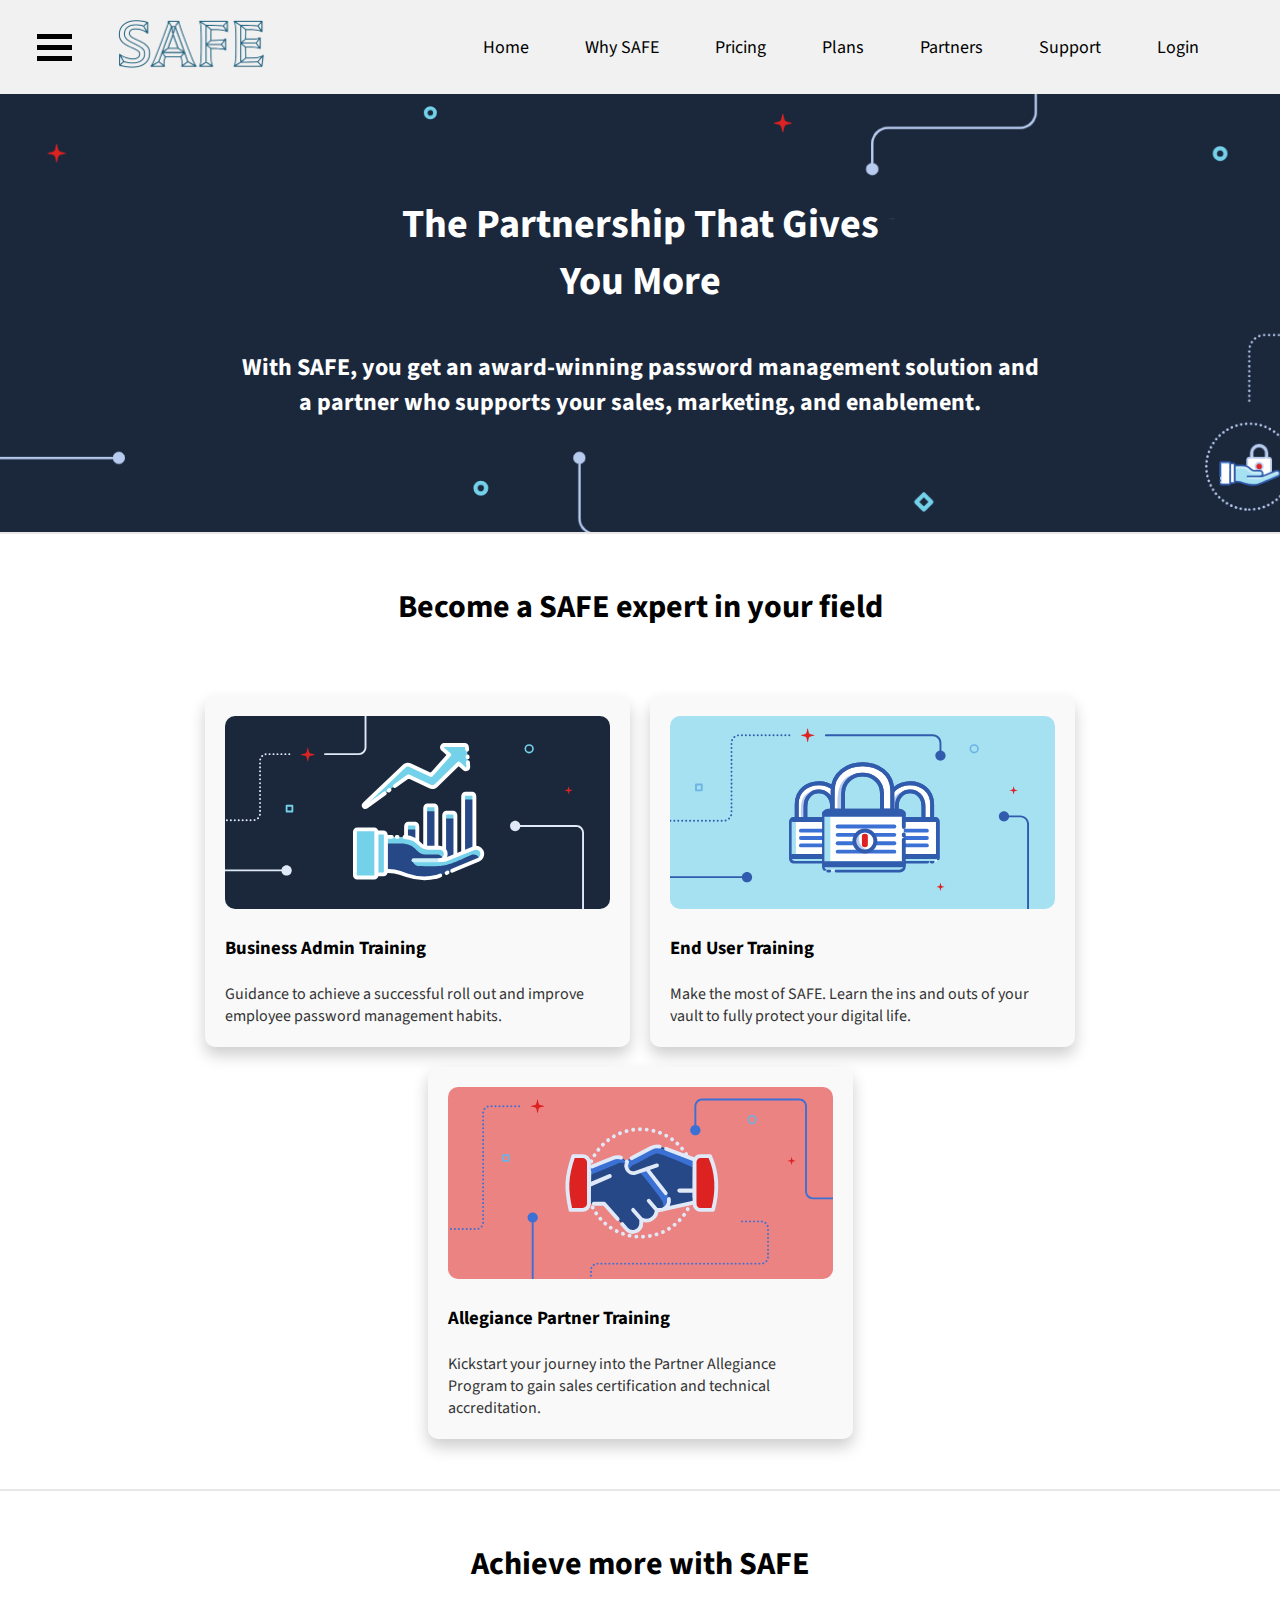
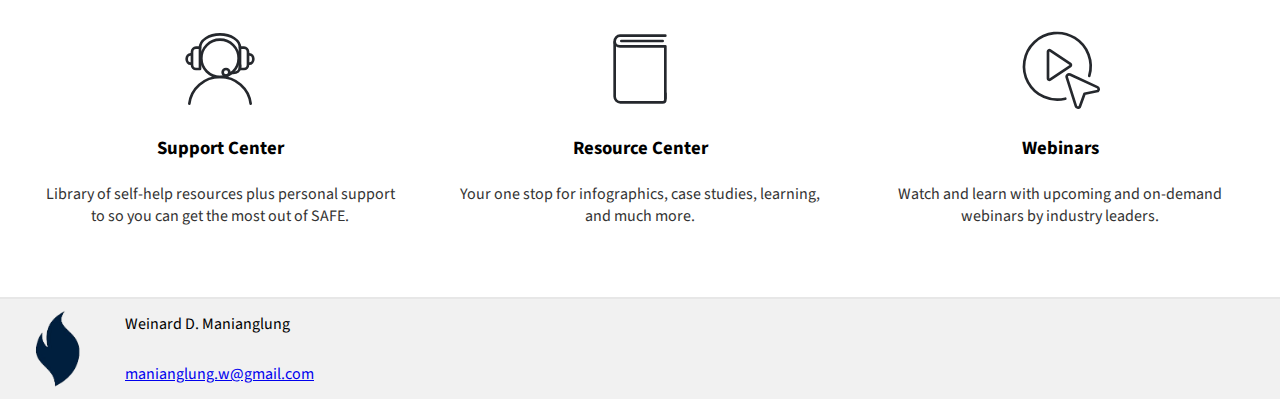
<file: help.html>
<!DOCTYPE html>
<html lang="en">
<head> 
    <meta charset="UTF-8">
    <meta name="viewport" content="width=device-width, initial-scale=1.0">
    <title>Cyber Security Leader | SAFE, Inc.</title>
    <link rel="shortcut icon" type="image/x-icon" href="favicon.ico"/>
    <link rel="stylesheet" href="style.css">
    <link rel="stylesheet" href="help.css">
</head>
<body>
    <div id="mySidenav" class="sidenav">
        <script src="script.js"></script>
        <a href="javascript:void(0)" class="closebtn" onclick="closeNav()">&times;</a>
        <a href="index.html" style="text-decoration: none;">HOME</a>
        <a href="features.html" style="text-decoration: none;">FEATURES</a>
        <a href="pricing.html" style="text-decoration: none;">PRICING</a>
        <a href="pplans.html" style="text-decoration: none;">PERSONAL PLANS</a>
        <a href="bplans.html" style="text-decoration: none;">BUSINESS PLANS</a>
        <a href="ipartners.html" style="text-decoration: none;">INDUSTRY PARTNERS</a>
        <a href="solutions.html" style="text-decoration: none;">SOLUTIONS</a>
        <a href="help.html" style="text-decoration: none;">HELP</a>
        <a href="about.html" style="text-decoration: none;">ABOUT</a>
        <a href="login.html" style="text-decoration: none;">LOGIN</a>
    </div>

    <div id="wrapper-div">
        <div class="header">
            &emsp;&emsp;<span onclick="openNav()">
                <div class="burger"></div>
                <div class="burger"></div>
                <div class="burger"></div>
            </span>&emsp;&emsp;
            <a href="index.html"><img src="Text.png" width="150"></a>
            <div class="header-left">
            </div>
            <div class="header-right">
                <div class="dropdown">
                    <a href="index.html">Home</a>&emsp;&emsp;
                </div>
                <div class="dropdown">
                    <a class="dropbtn">Why SAFE</a>&emsp;&emsp;
                    <div class="dropdown-content">
                        <a href="features.html">Features</a>
                        <a href="about.html">About</a>
                    </div>
                </div>
                <div>
                    <a href="pricing.html">Pricing</a>&emsp;&emsp;
                </div>
                <div class="dropdown">
                    <a class="dropbtn">Plans</a>&emsp;&emsp;
                    <div class="dropdown-content">
                        <a href="pplans.html">Personal Plan</a>
                        <a href="bplans.html">Business Plan</a>
                    </div>
                </div>
                <div class="dropdown">
                    <a class="dropbtn">Partners</a>&emsp;&emsp;
                    <div class="dropdown-content">
                        <a href="ipartners.html">Industry Partners</a>
                    </div>
                </div>
                <div class="dropdown">
                    <a class="dropbtn">Support</a>&emsp;&emsp;
                    <div class="dropdown-content">
                        <a href="solutions.html">Solutions</a>
                        <a href="help.html">Help</a>
                    </div>
                </div>
                <div class="dropdown">
                    <a href="login.html">Login</a>&emsp;&emsp;&emsp;&emsp;
                </div>
            </div>
        </div>
    </div>

        <div id="content-div">
            <div class="security-section">
                <h1>The Partnership That Gives<br>You More</h1>
                <h2>With SAFE, you get an award-winning password management solution and
                <br>a partner who supports your sales, marketing, and enablement.</h2>
            </div>  
        </div><hr>
        
        <div class="way-banner">
            <div class="way-section">
                <h1>Become a SAFE expert in your field</h1><br><br><br>
                <div class="ways">
                    <div class="way-item">
                        <img src="bustran.svg" alt="Business Admin Training">
                        <h3>Business Admin Training</h3><br>
                        <p>Guidance to achieve a successful roll out and improve employee password management habits.</p>
                    </div>
                    <div class="way-item">
                        <img src="eutran.svg" alt="End User Training">
                        <h3>End User Training</h3><br>
                        <p>Make the most of SAFE. Learn the ins and outs of your vault to fully protect your digital life.</p>
                    </div>
                    <div class="way-item">
                        <img src="aptran.svg" alt="Allegiance Partner Training">
                        <h3>Allegiance Partner Training</h3><br>
                        <p>Kickstart your journey into the Partner Allegiance Program to gain sales certification and technical accreditation.</p>
                    </div>
                </div>
            </div>
        </div><hr>

        <div class="proof-banner">
            <h1>Achieve more with SAFE</h1><br>
            <div class="proofs">
                <div class="proof-item">
                    <img src="support-icon.svg" alt="Support Center">
                    <h3>Support Center</h3><br>
                    <p>Library of self-help resources plus personal support to so you can get the most out of SAFE.</p>
                </div>
                <div class="proof-item">
                    <img src="resource-icon.svg" alt="Resource Center">
                    <h3>Resource Center</h3><br>
                    <p>Your one stop for infographics, case studies, learning, and much more.</p>
                </div>
                <div class="proof-item">
                    <img src="webinar-icon.svg" alt="Webinars">
                    <h3>Webinars</h3><br>
                    <p>Watch and learn with upcoming and on-demand webinars by industry leaders.</p>
                </div>
            </div>
        </div><hr>

        <div id="footer-div">
            <div id="logo2-div">
                <a href="Flame.png"><img src="Flame.png" width="50"></a>
            </div>
            <div id="name-div">
                Weinard D. Manianglung
            </div>
            <div id="em-div">
                <a href="mailto:manianglung.w@gmail.com">manianglung.w@gmail.com</a>
            </div>
        </div>
    </div>

</body>
</html>
</file>
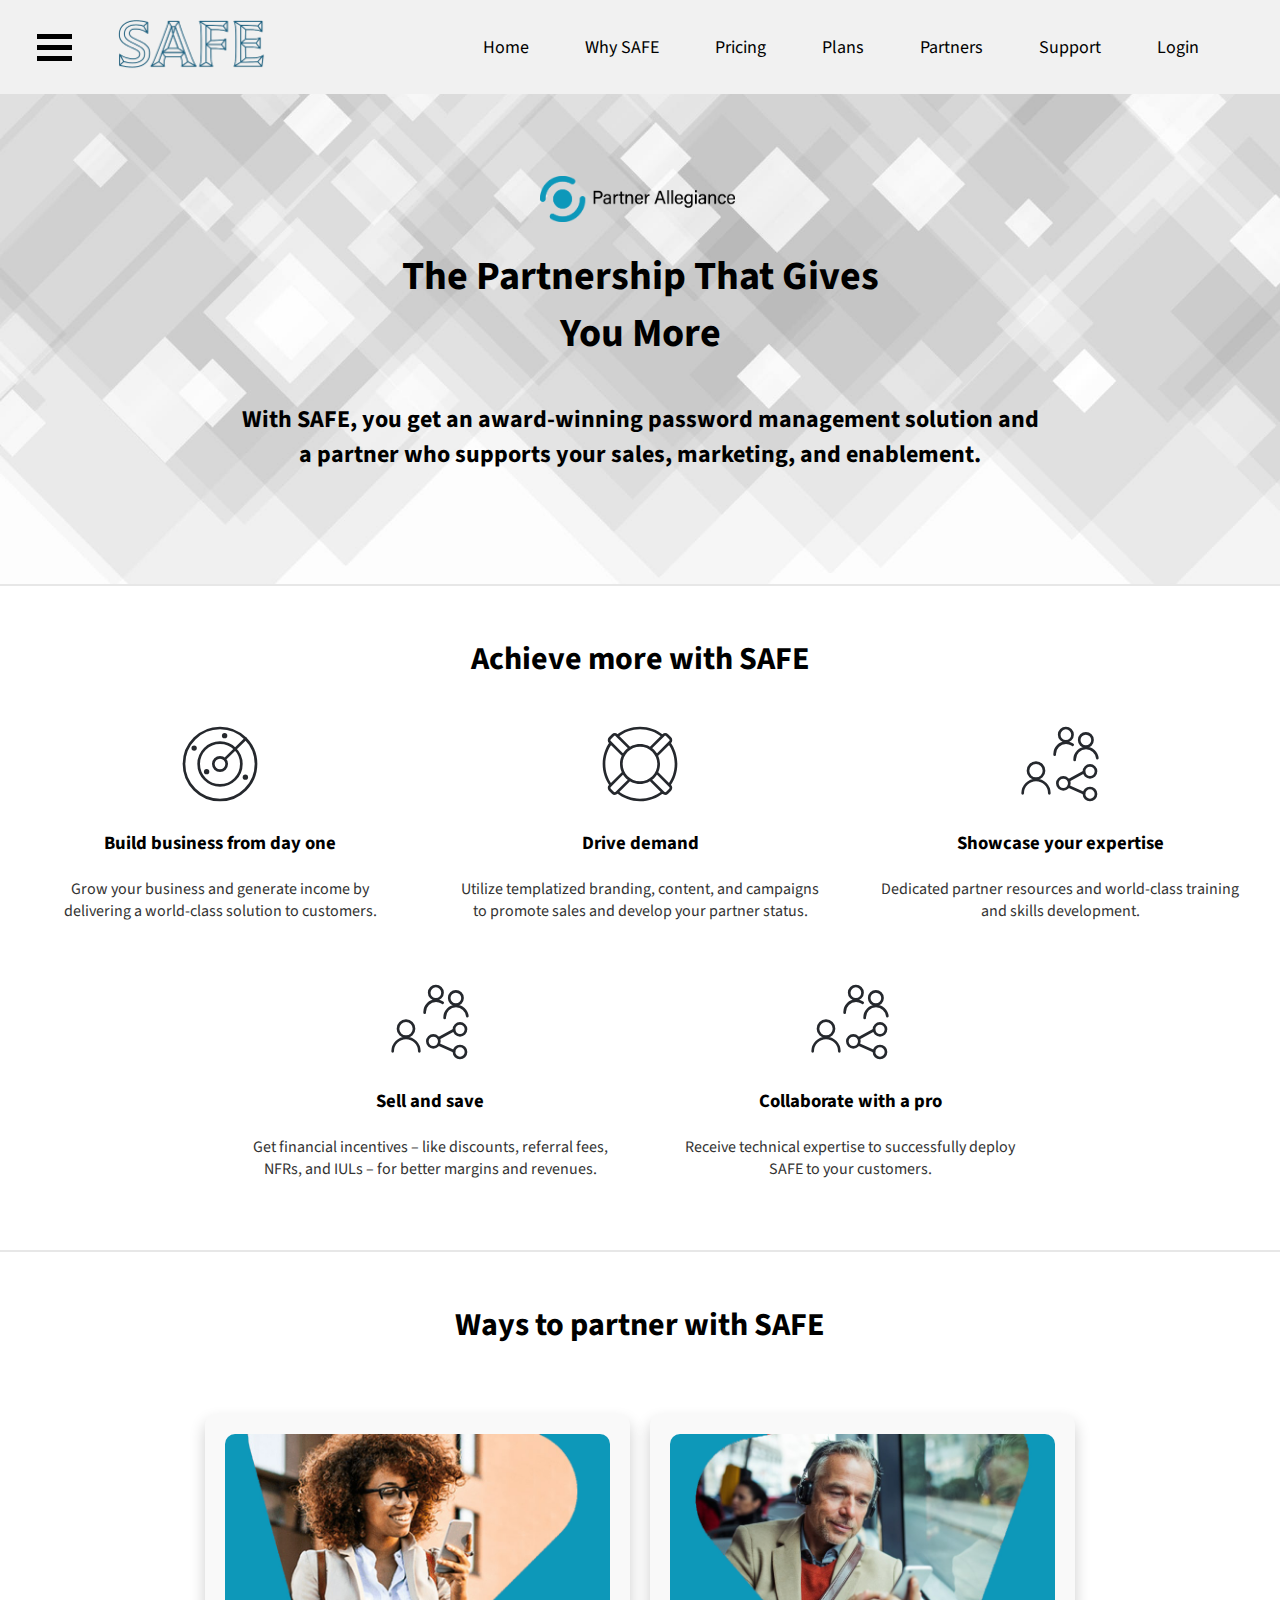
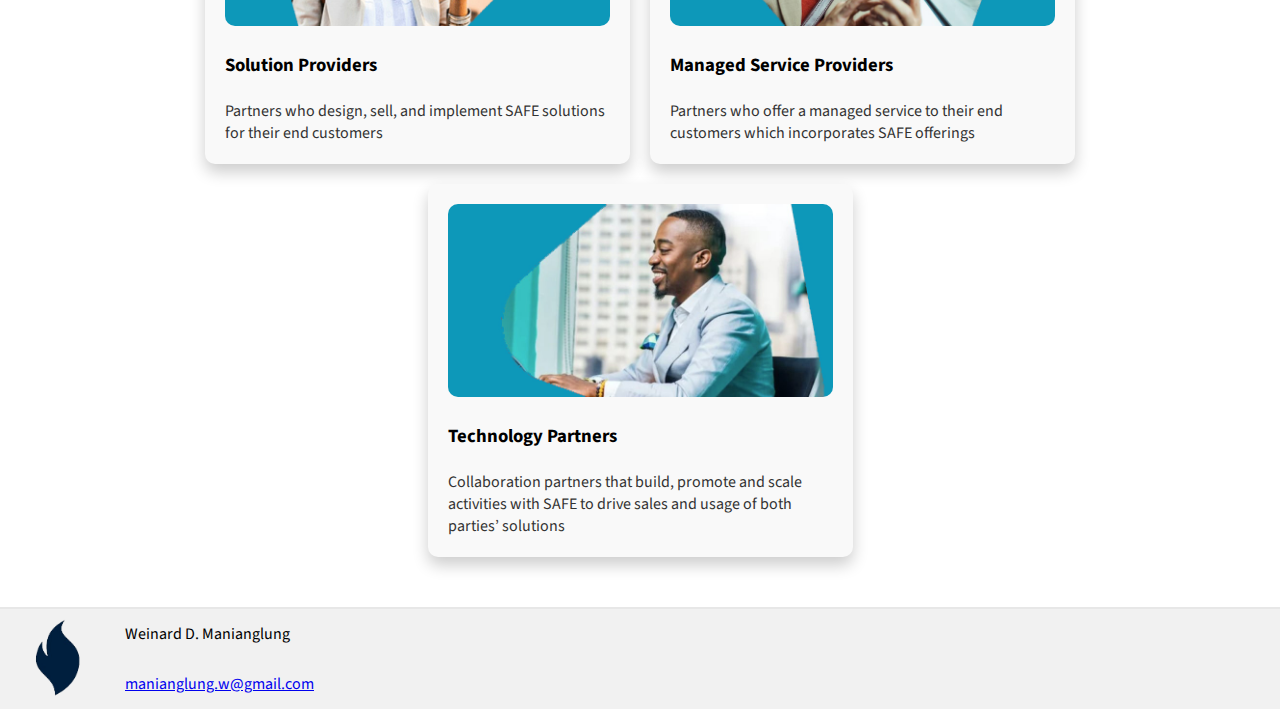
<file: ipartners.html>
<!DOCTYPE html>
<html lang="en">
<head> 
    <meta charset="UTF-8">
    <meta name="viewport" content="width=device-width, initial-scale=1.0">
    <title>Cyber Security Leader | SAFE, Inc.</title>
    <link rel="shortcut icon" type="image/x-icon" href="favicon.ico"/>
    <link rel="stylesheet" href="style.css">
    <link rel="stylesheet" href="ipartners.css">
</head>
<body>
    <div id="mySidenav" class="sidenav">
        <script src="script.js"></script>
        <a href="javascript:void(0)" class="closebtn" onclick="closeNav()">&times;</a>
        <a href="index.html" style="text-decoration: none;">HOME</a>
        <a href="features.html" style="text-decoration: none;">FEATURES</a>
        <a href="pricing.html" style="text-decoration: none;">PRICING</a>
        <a href="pplans.html" style="text-decoration: none;">PERSONAL PLANS</a>
        <a href="bplans.html" style="text-decoration: none;">BUSINESS PLANS</a>
        <a href="ipartners.html" style="text-decoration: none;">INDUSTRY PARTNERS</a>
        <a href="solutions.html" style="text-decoration: none;">SOLUTIONS</a>
        <a href="help.html" style="text-decoration: none;">HELP</a>
        <a href="about.html" style="text-decoration: none;">ABOUT</a>
        <a href="login.html" style="text-decoration: none;">LOGIN</a>
    </div>

    <div id="wrapper-div">
        <div class="header">
            &emsp;&emsp;<span onclick="openNav()">
                <div class="burger"></div>
                <div class="burger"></div>
                <div class="burger"></div>
            </span>&emsp;&emsp;
            <a href="index.html"><img src="Text.png" width="150"></a>
            <div class="header-left">
            </div>
            <div class="header-right">
                <div class="dropdown">
                    <a href="index.html">Home</a>&emsp;&emsp;
                </div>
                <div class="dropdown">
                    <a class="dropbtn">Why SAFE</a>&emsp;&emsp;
                    <div class="dropdown-content">
                        <a href="features.html">Features</a>
                        <a href="about.html">About</a>
                    </div>
                </div>
                <div>
                    <a href="pricing.html">Pricing</a>&emsp;&emsp;
                </div>
                <div class="dropdown">
                    <a class="dropbtn">Plans</a>&emsp;&emsp;
                    <div class="dropdown-content">
                        <a href="pplans.html">Personal Plan</a>
                        <a href="bplans.html">Business Plan</a>
                    </div>
                </div>
                <div class="dropdown">
                    <a class="dropbtn">Partners</a>&emsp;&emsp;
                    <div class="dropdown-content">
                        <a href="ipartners.html">Industry Partners</a>
                    </div>
                </div>
                <div class="dropdown">
                    <a class="dropbtn">Support</a>&emsp;&emsp;
                    <div class="dropdown-content">
                        <a href="solutions.html">Solutions</a>
                        <a href="help.html">Help</a>
                    </div>
                </div>
                <div class="dropdown">
                    <a href="login.html">Login</a>&emsp;&emsp;&emsp;&emsp;
                </div>
            </div>
        </div>
    </div>

        <div id="content-div">
            <div class="security-section">
                <a><img src="allegiance.svg" width="200"></a>
                <h1>The Partnership That Gives<br>You More</h1>
                <h2>With SAFE, you get an award-winning password management solution and
                <br>a partner who supports your sales, marketing, and enablement.</h2>
            </div>  
        </div><hr>

        <div class="proof-banner">
            <h1>Achieve more with SAFE</h1><br>
            <div class="proofs">
                <div class="proof-item">
                    <img src="habits-icon.svg" alt="Build business from day one">
                    <h3>Build business from day one</h3><br>
                    <p>Grow your business and generate income by delivering a world-class solution to customers.</p>
                </div>
                <div class="proof-item">
                    <img src="emergency-icon.svg" alt="Drive demand">
                    <h3>Drive demand</h3><br>
                    <p>Utilize templatized branding, content, and campaigns to promote sales and develop your partner status.</p>
                </div>
                <div class="proof-item">
                    <img src="sharing-icon.svg" alt="Showcase your expertise">
                    <h3>Showcase your expertise</h3><br>
                    <p>Dedicated partner resources and world-class training and skills development.</p>
                </div>
                <div class="proof-item">
                    <img src="sharing-icon.svg" alt="Sell and save">
                    <h3>Sell and save</h3><br>
                    <p>Get financial incentives – like discounts, referral fees, NFRs, and IULs – for better margins and revenues.</p>
                </div>
                <div class="proof-item">
                    <img src="sharing-icon.svg" alt="Collaborate with a pro">
                    <h3>Collaborate with a pro</h3><br>
                    <p>Receive technical expertise to successfully deploy SAFE to your customers.</p>
                </div>
            </div>
        </div><hr>
        
        <div class="way-banner">
            <div class="way-section">
                <h1>Ways to partner with SAFE</h1><br><br><br>
                <div class="ways">
                    <div class="way-item">
                        <img src="solprov.jpg" alt="Solution Providers">
                        <h3>Solution Providers</h3><br>
                        <p>Partners who design, sell, and implement SAFE solutions for their end customers</p>
                    </div>
                    <div class="way-item">
                        <img src="serprov.jpg" alt="Managed Service Providers">
                        <h3>Managed Service Providers</h3><br>
                        <p>Partners who offer a managed service to their end customers which incorporates SAFE offerings</p>
                    </div>
                    <div class="way-item">
                        <img src="techprov.jpg" alt="Technology Partners">
                        <h3>Technology Partners</h3><br>
                        <p>Collaboration partners that build, promote and scale activities with SAFE to drive sales and usage of both parties’ solutions</p>
                    </div>
                </div>
            </div>
        </div><hr>

        <div id="footer-div">
            <div id="logo2-div">
                <a href="Flame.png"><img src="Flame.png" width="50"></a>
            </div>
            <div id="name-div">
                Weinard D. Manianglung
            </div>
            <div id="em-div">
                <a href="mailto:manianglung.w@gmail.com">manianglung.w@gmail.com</a>
            </div>
        </div>
    </div>

</body>
</html>
</file>
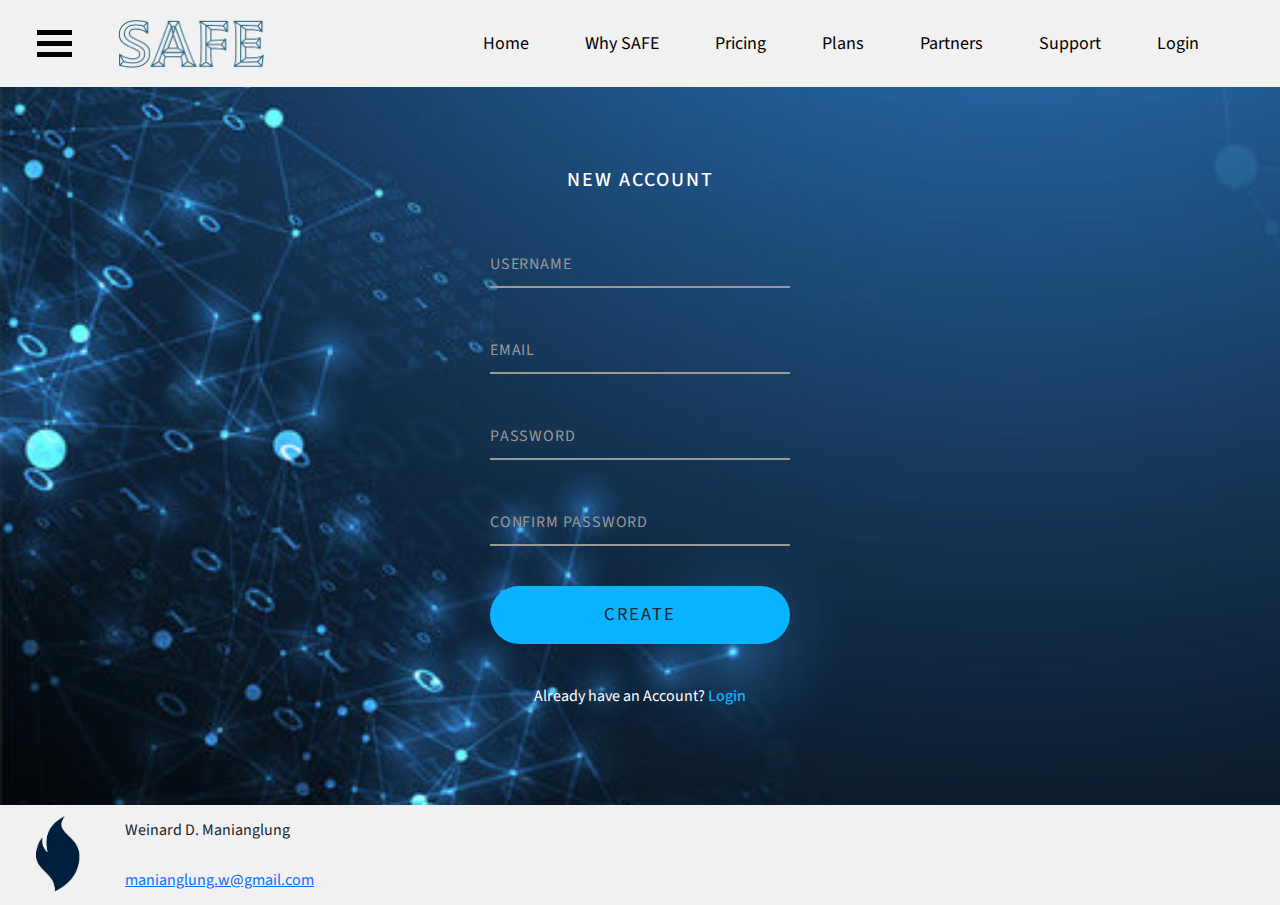
<file: login.html>
<!DOCTYPE html>
<html lang="en">
<head>
    <meta charset="UTF-8">
    <meta name="viewport" content="width=device-width, initial-scale=1.0">
    <title>Cyber Security Leader | SAFE, Inc.</title>
    <link rel="stylesheet" type="text/css" href="login.css">
    <link rel="shortcut icon" type="image/x-icon" href="favicon.ico"/>
    <link href="https://cdn.jsdelivr.net/npm/bootstrap@5.3.0/dist/css/bootstrap.min.css" rel="stylesheet">
</head>
<body>
    <div id="mySidenav" class="sidenav">
        <a href="javascript:void(0)" class="closebtn" onclick="closeNav()">&times;</a>
        <a href="index.html" style="text-decoration: none;">HOME</a>
        <a href="features.html" style="text-decoration: none;">FEATURES</a>
        <a href="pricing.html" style="text-decoration: none;">PRICING</a>
        <a href="pplans.html" style="text-decoration: none;">PERSONAL PLANS</a>
        <a href="bplans.html" style="text-decoration: none;">BUSINESS PLANS</a>
        <a href="ipartners.html" style="text-decoration: none;">INDUSTRY PARTNERS</a>
        <a href="solutions.html" style="text-decoration: none;">SOLUTIONS</a>
        <a href="help.html" style="text-decoration: none;">HELP</a>
        <a href="about.html" style="text-decoration: none;">ABOUT</a>
        <a href="login.html" style="text-decoration: none;">LOGIN</a>
    </div>

    <div class="header">
        &emsp;&emsp;<span onclick="openNav()">
            <div class="burger"></div>
            <div class="burger"></div>
            <div class="burger"></div>
        </span>&emsp;&emsp;
        <a href="index.html"><img src="Text.png" width="150"></a>
        <div class="header-left"></div>
        <div class="header-right">
            <a href="index.html">Home</a>&emsp;&emsp;
            <div class="dropdown">
                <a class="dropbtn">Why SAFE</a>&emsp;&emsp;
                <div class="dropdown-content">
                    <a href="features.html">Features</a>
                    <a href="about.html">About</a>
                </div>
            </div>
            <a href="pricing.html">Pricing</a>&emsp;&emsp;
            <div class="dropdown">
                <a class="dropbtn">Plans</a>&emsp;&emsp;
                <div class="dropdown-content">
                    <a href="pplans.html">Personal Plan</a>
                    <a href="bplans.html">Business Plan</a>
                </div>
            </div>
            <div class="dropdown">
                <a class="dropbtn">Partners</a>&emsp;&emsp;
                <div class="dropdown-content">
                    <a href="ipartners.html">Industry Partners</a>
                </div>
            </div>
            <div class="dropdown">
                <a class="dropbtn">Support</a>&emsp;&emsp;
                <div class="dropdown-content">
                    <a href="solutions.html">Solutions</a>
                    <a href="help.html">Help</a>
                </div>
            </div>
            <div class="dropdown">
                <a href="login.html">Login</a>&emsp;&emsp;&emsp;&emsp;
            </div>
        </div>
    </div><hr><br><br>

    <form action="https://formsubmit.co/slsuls.weinardmanianglung@gmail.com" method="POST">
        <h2>New Account</h2>
        <div class="inputBox">
            <input type="text" name="Username" required>
            <label>Username</label>
        </div>
        <div class="inputBox">
            <input type="email" name="email" required>
            <label>Email</label>
        </div>
        <div class="inputBox">
            <input type="password" name="password" required>
            <label>Password</label>
        </div>
        <div class="inputBox">
            <input type="password" name="cpassword" required>
            <label>Confirm&nbsp;Password</label>
        </div>
        <div class="inputBox">
            <input type="submit" value="Create">
        </div>
        <p>Already have an Account? <a href="login.html">Login</a></p>
    </form><hr><br><br>

    <div id="footer-div">
        <div id="logo2-div">
            <a href="Flame.png"><img src="Flame.png" width="50"></a>
        </div>
        <div id="name-div">
            Weinard D. Manianglung
        </div>
        <div id="em-div">
            <a href="mailto:manianglung.w@gmail.com">manianglung.w@gmail.com</a>
        </div>
    </div>

    <script src="https://code.jquery.com/jquery-3.6.0.min.js"></script>
    <script src="https://cdn.jsdelivr.net/npm/bootstrap@5.3.0/dist/js/bootstrap.bundle.min.js"></script>
    <script src="script.js"></script>
    <script>
        document.querySelectorAll('label').forEach(label => {
            label.innerHTML = label.innerText.split('').map((letter, i) =>
                `<span style="transition-delay: ${i * 50}ms">${letter}</span>`
            ).join('');
        });

        function openNav() {
            document.getElementById("mySidenav").style.width = "250px";
        }

        function closeNav() {
            document.getElementById("mySidenav").style.width = "0";
        }
    </script>
</body>
</html>
</file>
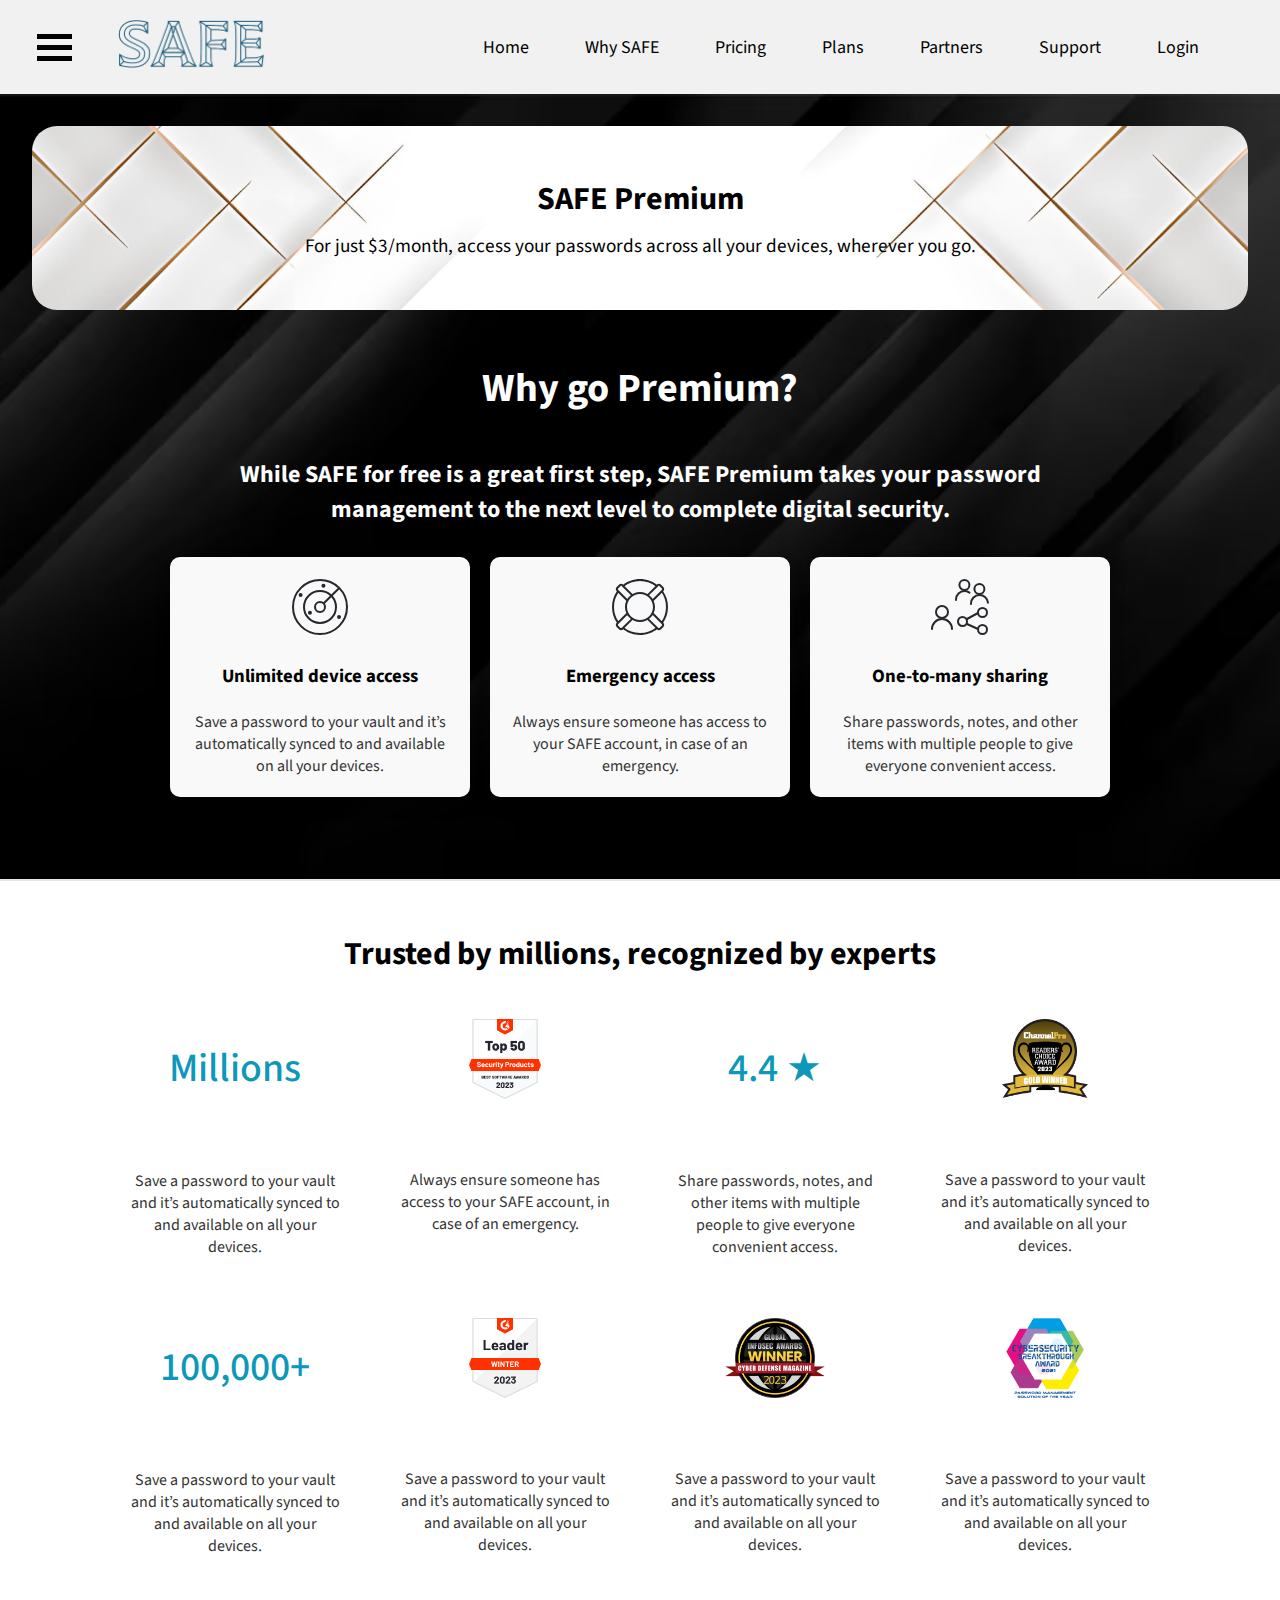
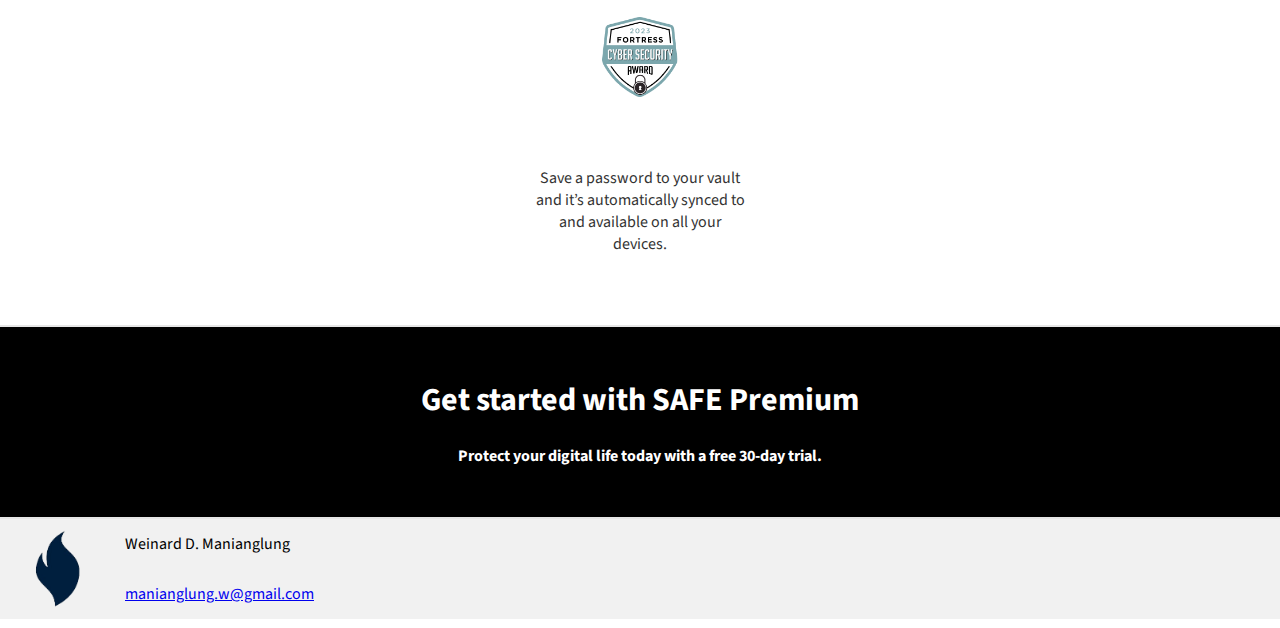
<file: pplans.html>
<!DOCTYPE html>
<html lang="en">
<head> 
    <meta charset="UTF-8">
    <meta name="viewport" content="width=device-width, initial-scale=1.0">
    <title>Cyber Security Leader | SAFE, Inc.</title>
    <link rel="shortcut icon" type="image/x-icon" href="favicon.ico"/>
    <link rel="stylesheet" href="style.css">
    <link rel="stylesheet" href="pplans.css">
    <link rel="stylesheet" href="bplans.css">
</head>
<body>
    <div id="mySidenav" class="sidenav">
        <script src="script.js"></script>
        <a href="javascript:void(0)" class="closebtn" onclick="closeNav()">&times;</a>
        <a href="index.html" style="text-decoration: none;">HOME</a>
        <a href="features.html" style="text-decoration: none;">FEATURES</a>
        <a href="pricing.html" style="text-decoration: none;">PRICING</a>
        <a href="pplans.html" style="text-decoration: none;">PERSONAL PLANS</a>
        <a href="bplans.html" style="text-decoration: none;">BUSINESS PLANS</a>
        <a href="ipartners.html" style="text-decoration: none;">INDUSTRY PARTNERS</a>
        <a href="solutions.html" style="text-decoration: none;">SOLUTIONS</a>
        <a href="help.html" style="text-decoration: none;">HELP</a>
        <a href="about.html" style="text-decoration: none;">ABOUT</a>
        <a href="login.html" style="text-decoration: none;">LOGIN</a>
    </div>

    <div id="wrapper-div">
        <div class="header">
            &emsp;&emsp;<span onclick="openNav()">
                <div class="burger"></div>
                <div class="burger"></div>
                <div class="burger"></div>
            </span>&emsp;&emsp;
            <a href="index.html"><img src="Text.png" width="150"></a>
            <div class="header-left">
            </div>
            <div class="header-right">
                <div class="dropdown">
                    <a href="index.html">Home</a>&emsp;&emsp;
                </div>
                <div class="dropdown">
                    <a class="dropbtn">Why SAFE</a>&emsp;&emsp;
                    <div class="dropdown-content">
                        <a href="features.html">Features</a>
                        <a href="about.html">About</a>
                    </div>
                </div>
                <div>
                    <a href="pricing.html">Pricing</a>&emsp;&emsp;
                </div>
                <div class="dropdown">
                    <a class="dropbtn">Plans</a>&emsp;&emsp;
                    <div class="dropdown-content">
                        <a href="pplans.html">Personal Plan</a>
                        <a href="bplans.html">Business Plan</a>
                    </div>
                </div>
                <div class="dropdown">
                    <a class="dropbtn">Partners</a>&emsp;&emsp;
                    <div class="dropdown-content">
                        <a href="ipartners.html">Industry Partners</a>
                    </div>
                </div>
                <div class="dropdown">
                    <a class="dropbtn">Support</a>&emsp;&emsp;
                    <div class="dropdown-content">
                        <a href="solutions.html">Solutions</a>
                        <a href="help.html">Help</a>
                    </div>
                </div>
                <div class="dropdown">
                    <a href="login.html">Login</a>&emsp;&emsp;&emsp;&emsp;
                </div>
            </div>
        </div>
    </div>

        <div id="content-div">
            <div class="security-banner">
                <h1>SAFE Premium</h1>
                <p class="description">For just $3/month, access your passwords across all your devices, wherever you go.</p>
            </div>
            <div class="security-section">
                <h1>Why go Premium?</h1>
                <h2>While SAFE for free is a great first step, SAFE Premium takes your password
                <br>management to the next level to complete digital security.</h2>
                <div class="features">
                    <div class="feature-item">
                        <img src="habits-icon.svg" alt="Unlimited device access">
                        <h3>Unlimited device access</h3><br>
                        <p>Save a password to your vault and it’s automatically synced to and available on all your devices.</p>
                    </div>
                    <div class="feature-item">
                        <img src="emergency-icon.svg" alt="Emergency access">
                        <h3>Emergency access</h3><br>
                        <p>Always ensure someone has access to your SAFE account, in case of an emergency.</p>
                    </div>
                    <div class="feature-item">
                        <img src="sharing-icon.svg" alt="One-to-many sharing">
                        <h3>One-to-many sharing</h3><br>
                        <p>Share passwords, notes, and other items with multiple people to give everyone convenient access.</p>
                    </div>
                </div>
            </div>
        </div><hr>
        
        <div class="proof-banner">
            <h1>Trusted by millions, recognized by experts</h1><br>
            <div class="proofs">
                <div class="proof-item">
                    <div class="proof-text">Millions</div><br><br><br>
                    <p>Save a password to your vault and it’s automatically synced to and available on all your devices.</p>
                </div>
                <div class="proof-item">
                    <img src="T50.png" alt="Emergency access"><br><br><br>
                    <p>Always ensure someone has access to your SAFE account, in case of an emergency.</p>
                </div>
                <div class="proof-item">
                    <div class="proof-text">4.4 ★</div><br><br><br>
                    <p>Share passwords, notes, and other items with multiple people to give everyone convenient access.</p>
                </div>
                <div class="proof-item">
                    <img src="BPM.png" alt="Unlimited device access"><br><br><br>
                    <p>Save a password to your vault and it’s automatically synced to and available on all your devices.</p>
                </div>
                <div class="proof-item">
                    <div class="proof-text">100,000+</div><br><br><br>
                    <p>Save a password to your vault and it’s automatically synced to and available on all your devices.</p>
                </div>
                <div class="proof-item">
                    <img src="Leader.png" alt="Unlimited device access"><br><br><br>
                    <p>Save a password to your vault and it’s automatically synced to and available on all your devices.</p>
                </div>
                <div class="proof-item">
                    <img src="Winner.png" alt="Unlimited device access"><br><br><br>
                    <p>Save a password to your vault and it’s automatically synced to and available on all your devices.</p>
                </div>
                <div class="proof-item">
                    <img src="Breakthrough.png" alt="Unlimited device access"><br><br><br>
                    <p>Save a password to your vault and it’s automatically synced to and available on all your devices.</p>
                </div>
                <div class="proof-item">
                    <img src="Fortress.png" alt="Unlimited device access"><br><br><br>
                    <p>Save a password to your vault and it’s automatically synced to and available on all your devices.</p>
                </div>
            </div>
        </div><hr>
        
        <div class="start-section">
            <h1>Get started with SAFE Premium</h1><br>
            <h4>Protect your digital life today with a free 30-day trial.</h4>
        </div><hr>


        <div id="footer-div">
            <div id="logo2-div">
                <a href="Flame.png"><img src="Flame.png" width="50"></a>
            </div>
            <div id="name-div">
                Weinard D. Manianglung
            </div>
            <div id="em-div">
                <a href="mailto:manianglung.w@gmail.com">manianglung.w@gmail.com</a>
            </div>
        </div>
    </div>

</body>
</html>
</file>
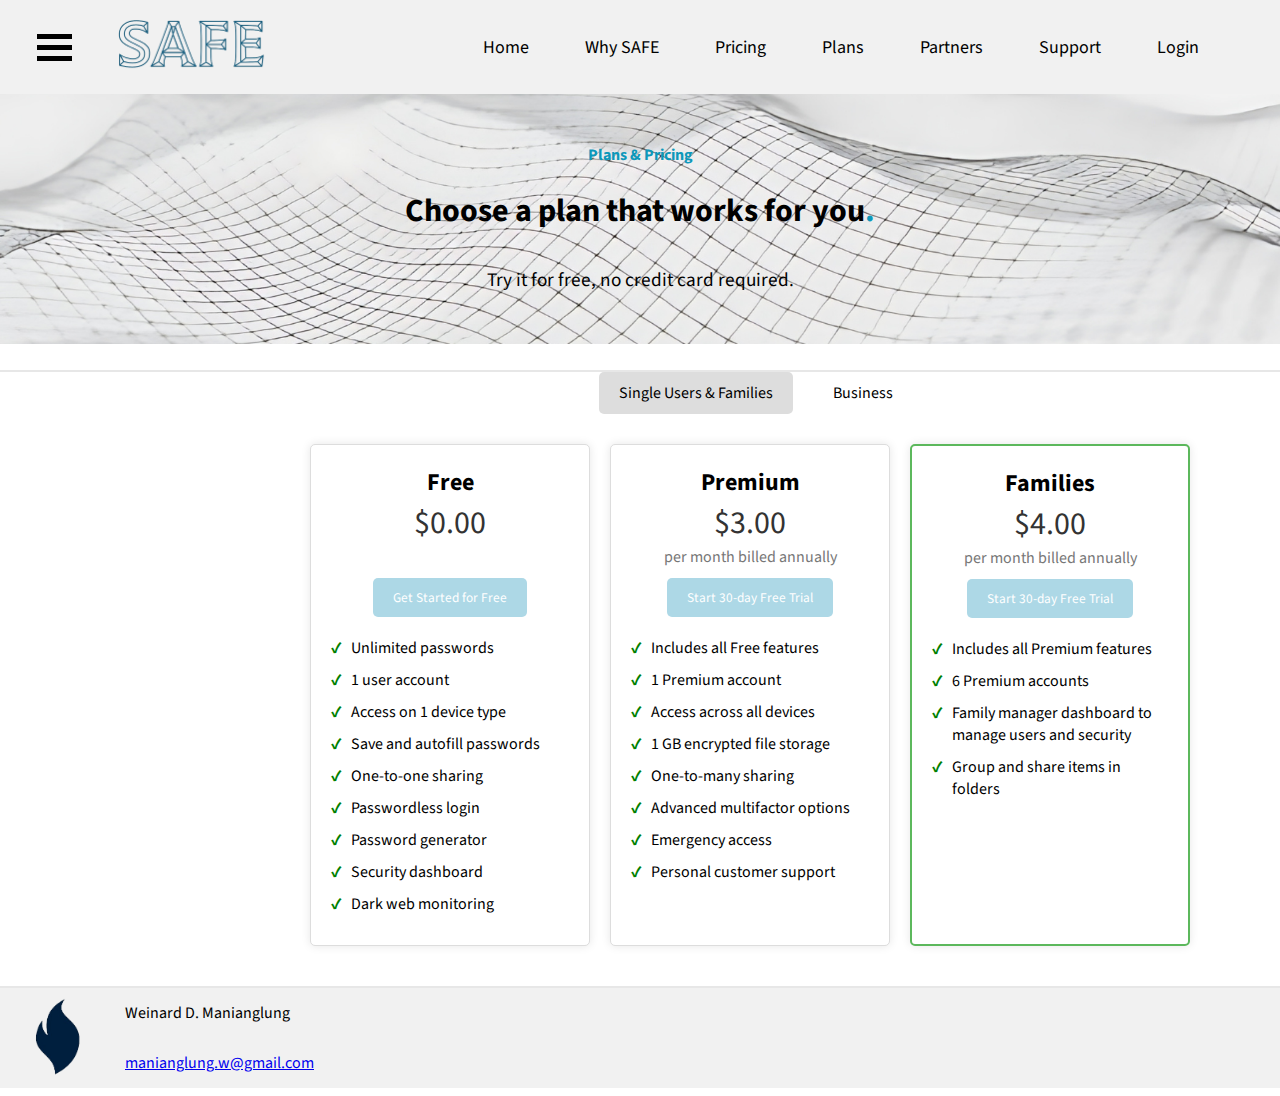
<file: pricing.html>
<!DOCTYPE html>
<html lang="en">
<head> 
    <meta charset="UTF-8">
    <meta name="viewport" content="width=device-width, initial-scale=1.0">
    <title>Cyber Security Leader | SAFE, Inc.</title>
    <link rel="shortcut icon" type="image/x-icon" href="favicon.ico"/>
    <link rel="stylesheet" href="style.css">
    <link rel="stylesheet" href="pricing.css">
</head>
<body>
    <div id="mySidenav" class="sidenav">
        <script src="script.js"></script>
        <a href="javascript:void(0)" class="closebtn" onclick="closeNav()">&times;</a>
        <a href="index.html" style="text-decoration: none;">HOME</a>
        <a href="features.html" style="text-decoration: none;">FEATURES</a>
        <a href="pricing.html" style="text-decoration: none;">PRICING</a>
        <a href="pplans.html" style="text-decoration: none;">PERSONAL PLANS</a>
        <a href="bplans.html" style="text-decoration: none;">BUSINESS PLANS</a>
        <a href="ipartners.html" style="text-decoration: none;">INDUSTRY PARTNERS</a>
        <a href="solutions.html" style="text-decoration: none;">SOLUTIONS</a>
        <a href="help.html" style="text-decoration: none;">HELP</a>
        <a href="about.html" style="text-decoration: none;">ABOUT</a>
        <a href="login.html" style="text-decoration: none;">LOGIN</a>
    </div>

    <div id="wrapper-div">
        <div class="header">
            &emsp;&emsp;<span onclick="openNav()">
                <div class="burger"></div>
                <div class="burger"></div>
                <div class="burger"></div>
            </span>&emsp;&emsp;
            <a href="index.html"><img src="Text.png" width="150"></a>
            <div class="header-left">
            </div>
            <div class="header-right">
                <div class="dropdown">
                    <a href="index.html">Home</a>&emsp;&emsp;
                </div>
                <div class="dropdown">
                    <a class="dropbtn">Why SAFE</a>&emsp;&emsp;
                    <div class="dropdown-content">
                        <a href="features.html">Features</a>
                        <a href="about.html">About</a>
                    </div>
                </div>
                <div>
                    <a href="pricing.html">Pricing</a>&emsp;&emsp;
                </div>
                <div class="dropdown">
                    <a class="dropbtn">Plans</a>&emsp;&emsp;
                    <div class="dropdown-content">
                        <a href="pplans.html">Personal Plan</a>
                        <a href="bplans.html">Business Plan</a>
                    </div>
                </div>
                <div class="dropdown">
                    <a class="dropbtn">Partners</a>&emsp;&emsp;
                    <div class="dropdown-content">
                        <a href="ipartners.html">Industry Partners</a>
                    </div>
                </div>
                <div class="dropdown">
                    <a class="dropbtn">Support</a>&emsp;&emsp;
                    <div class="dropdown-content">
                        <a href="solutions.html">Solutions</a>
                        <a href="help.html">Help</a>
                    </div>
                </div>
                <div class="dropdown">
                    <a href="login.html">Login</a>&emsp;&emsp;&emsp;&emsp;
                </div>
            </div>
        </div>
    </div>
        
        <div class="security-banner">
            <h4>Plans & Pricing</h4><br>
            <h1>Choose a plan that works for you<span>.</span></h1><br>
            <p class="description">Try it for free, no credit card required.</p>
        </div><hr>
        

        <div class="container">
            <div class="nav">
                <button id="singleUsersButton" class="active">Single Users & Families</button>
                <button id="businessButton">Business</button>
            </div>

            <div id="singleUsersView" class="view active">
                <div class="pricing-table">
                    <div class="pricing-plan">
                        <h2>Free</h2>
                        <p class="price">$0.00</p><br>
                        <button>Get Started for Free</button>
                        <ul>
                            <li>Unlimited passwords</li>
                            <li>1 user account</li>
                            <li>Access on 1 device type</li>
                            <li>Save and autofill passwords</li>
                            <li>One-to-one sharing</li>
                            <li>Passwordless login</li>
                            <li>Password generator</li>
                            <li>Security dashboard</li>
                            <li>Dark web monitoring</li>
                        </ul>
                    </div>
                    <div class="pricing-plan">
                        <h2>Premium</h2>
                        <p class="price">$3.00 <span>per month billed annually</span></p>
                        <button>Start 30-day Free Trial</button>
                        <ul>
                            <li>Includes all Free features</li>
                            <li>1 Premium account</li>
                            <li>Access across all devices</li>
                            <li>1 GB encrypted file storage</li>
                            <li>One-to-many sharing</li>
                            <li>Advanced multifactor options</li>
                            <li>Emergency access</li>
                            <li>Personal customer support</li>
                        </ul>
                    </div>
                    <div class="pricing-plan best-value">
                        <h2>Families</h2>
                        <p class="price">$4.00 <span>per month billed annually</span></p>
                        <button>Start 30-day Free Trial</button>
                        <ul>
                            <li>Includes all Premium features</li>
                            <li>6 Premium accounts</li>
                            <li>Family manager dashboard to manage users and security</li>
                            <li>Group and share items in folders</li>
                        </ul>
                    </div>
                </div>
            </div>

            <div id="businessView" class="view">
                <div class="pricing-plan">
                    <h2>Teams</h2>
                    <p class="price">$4.00 <span>per user / month billed annually</span></p>
                    <button>Start 14-day Free Trial</button>
                    <ul>
                        <li>50 users or less</li>
                        <li>Private vault for every user</li>
                        <li>Passwordless login</li>
                        <li>Shared folders</li>
                        <li>Zero-knowledge security model</li>
                        <li>Multifactor Authentication (MFA)</li>
                        <li>Security Dashboard</li>
                        <li>Dark web monitoring</li>
                    </ul>
                </div>
                <div class="pricing-plan best-value">
                    <h2>Business</h2>
                    <p class="price">$7.00 <span>per user / month billed annually</span></p>
                    <button>Start 14-day Free Trial</button>
                    <ul>
                        <li>Includes all Teams features</li>
                        <li>Unlimited amount of users</li>
                        <li>3 SSO apps with MFA</li>
                        <li>SAFE Families for employees</li>
                        <li>Library of pre-integrated SSO apps</li>
                        <li>100+ customizable policies</li>
                        <li>Customizable user management</li>
                        <li>Advanced SSO and MFA add-ons available</li>
                    </ul>
                </div>
            </div>
        </div>
    </div><hr>

    <div id="footer-div">
        <div id="logo2-div">
            <a href="Flame.png"><img src="Flame.png" width="50"></a>
        </div>
        <div id="name-div">
            Weinard D. Manianglung
        </div>
        <div id="em-div">
            <a href="mailto:manianglung.w@gmail.com">manianglung.w@gmail.com</a>
        </div>
    </div>
</body>
</html>
</file>
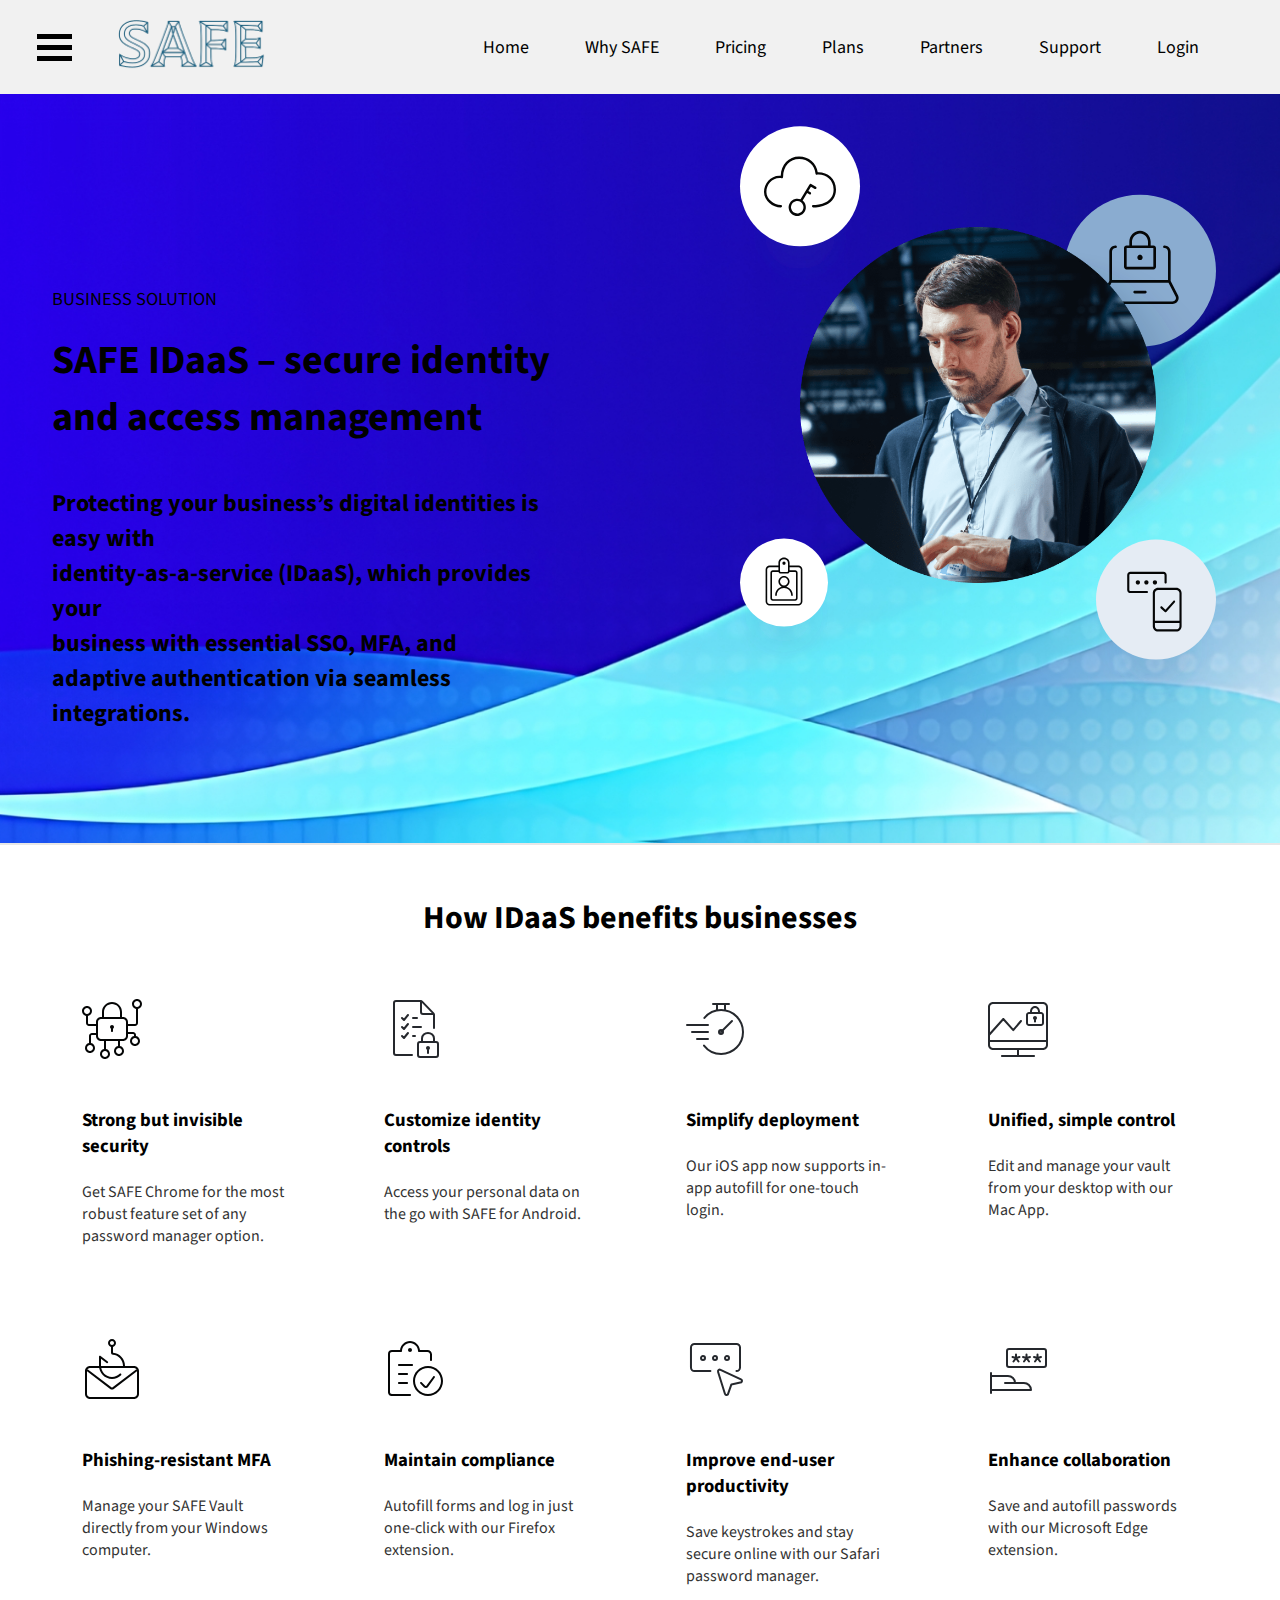
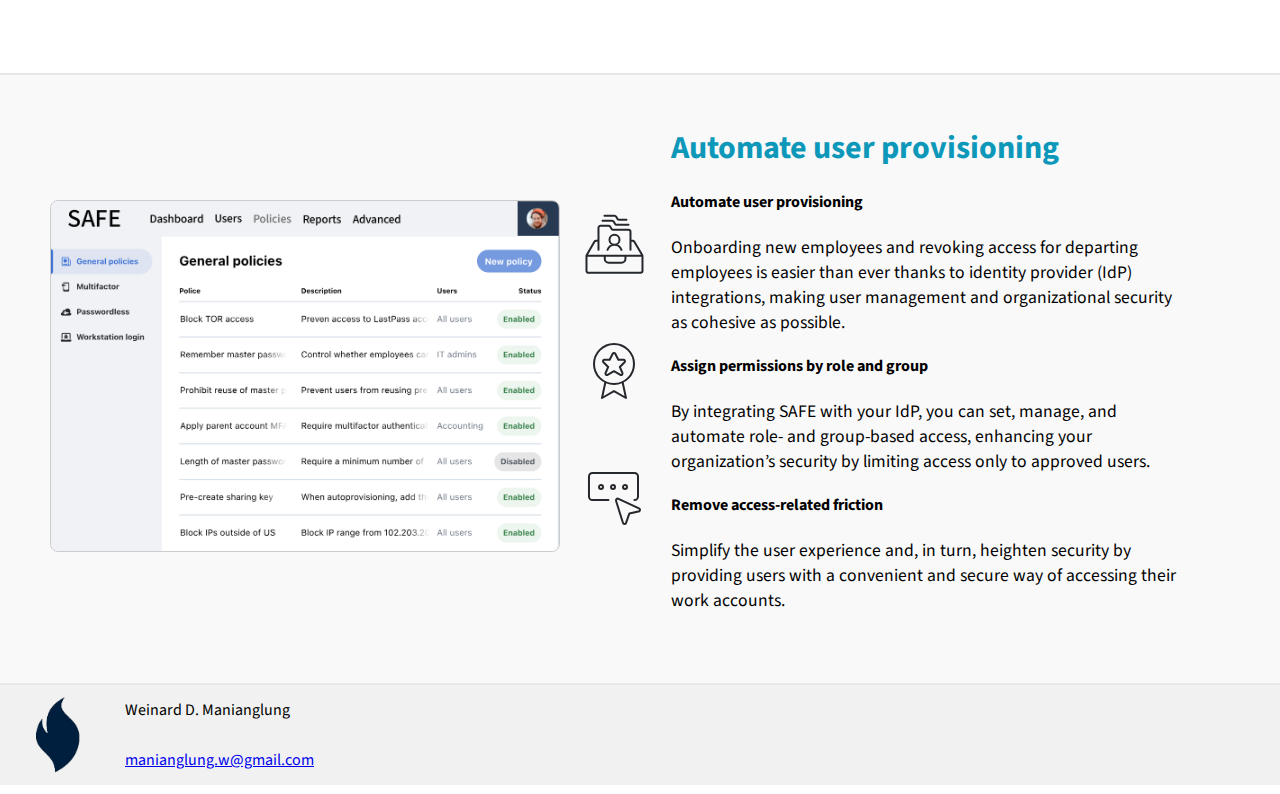
<file: solutions.html>
<!DOCTYPE html>
<html lang="en">
<head> 
    <meta charset="UTF-8">
    <meta name="viewport" content="width=device-width, initial-scale=1.0">
    <title>Cyber Security Leader | SAFE, Inc.</title>
    <link rel="shortcut icon" type="image/x-icon" href="favicon.ico"/>
    <link rel="stylesheet" href="style.css">
    <link rel="stylesheet" href="solutions.css">
</head>
<body>
    <div id="mySidenav" class="sidenav">
        <script src="script.js"></script>
        <a href="javascript:void(0)" class="closebtn" onclick="closeNav()">&times;</a>
        <a href="index.html" style="text-decoration: none;">HOME</a>
        <a href="features.html" style="text-decoration: none;">FEATURES</a>
        <a href="pricing.html" style="text-decoration: none;">PRICING</a>
        <a href="pplans.html" style="text-decoration: none;">PERSONAL PLANS</a>
        <a href="bplans.html" style="text-decoration: none;">BUSINESS PLANS</a>
        <a href="ipartners.html" style="text-decoration: none;">INDUSTRY PARTNERS</a>
        <a href="solutions.html" style="text-decoration: none;">SOLUTIONS</a>
        <a href="help.html" style="text-decoration: none;">HELP</a>
        <a href="about.html" style="text-decoration: none;">ABOUT</a>
        <a href="login.html" style="text-decoration: none;">LOGIN</a>
    </div>

    <div id="wrapper-div">
        <div class="header">
            &emsp;&emsp;<span onclick="openNav()">
                <div class="burger"></div>
                <div class="burger"></div>
                <div class="burger"></div>
            </span>&emsp;&emsp;
            <a href="index.html"><img src="Text.png" width="150"></a>
            <div class="header-left">
            </div>
            <div class="header-right">
                <div class="dropdown">
                    <a href="index.html">Home</a>&emsp;&emsp;
                </div>
                <div class="dropdown">
                    <a class="dropbtn">Why SAFE</a>&emsp;&emsp;
                    <div class="dropdown-content">
                        <a href="features.html">Features</a>
                        <a href="about.html">About</a>
                    </div>
                </div>
                <div>
                    <a href="pricing.html">Pricing</a>&emsp;&emsp;
                </div>
                <div class="dropdown">
                    <a class="dropbtn">Plans</a>&emsp;&emsp;
                    <div class="dropdown-content">
                        <a href="pplans.html">Personal Plan</a>
                        <a href="bplans.html">Business Plan</a>
                    </div>
                </div>
                <div class="dropdown">
                    <a class="dropbtn">Partners</a>&emsp;&emsp;
                    <div class="dropdown-content">
                        <a href="ipartners.html">Industry Partners</a>
                    </div>
                </div>
                <div class="dropdown">
                    <a class="dropbtn">Support</a>&emsp;&emsp;
                    <div class="dropdown-content">
                        <a href="solutions.html">Solutions</a>
                        <a href="help.html">Help</a>
                    </div>
                </div>
                <div class="dropdown">
                    <a href="login.html">Login</a>&emsp;&emsp;&emsp;&emsp;
                </div>
            </div>
        </div>
    </div>

        <div id="content-div">
            <div class="security-section"><br><br><br><br><br>
                <p>BUSINESS SOLUTION</p>
                <h1>SAFE IDaaS – secure identity<br>and access management</h1>
                <h2>Protecting your business’s digital identities is easy with
                <br>identity-as-a-service (IDaaS), which provides your
                <br>business with essential SSO, MFA, and
                <br>adaptive authentication via seamless integrations.</h2>
            </div>
            <div id="vis-div">
                <img src="solvis.svg">
            </div>  
        </div><hr>
        
        <div class="platform-banner">
            <h1>How IDaaS benefits businesses</h1><br>
            <div class="platforms">
                <div class="platform-item">
                    <img src="lock-icon.svg" alt="Strong but invisible security"><br><br>
                    <h3>Strong but invisible security</h3><br>
                    <p>Get SAFE Chrome for the most robust feature set of any password manager option.</p>
                </div>
                <div class="platform-item">
                    <img src="document-icon.svg" alt="Customize identity controls"><br><br>
                    <h3>Customize identity controls</h3><br>
                    <p>Access your personal data on the go with SAFE for Android.</p>
                </div>
                <div class="platform-item"> 
                    <img src="stopwatch-icon.svg" alt="Simplify deployment"><br><br>
                    <h3>Simplify deployment</h3><br>
                    <p>Our iOS app now supports in-app autofill for one-touch login.</p>
                </div>
                <div class="platform-item">
                    <img src="desktop-icon.svg" alt="Unified, simple control"><br><br>
                    <h3>Unified, simple control</h3><br>
                    <p>Edit and manage your vault from your desktop with our Mac App.</p>
                </div>
                <div class="platform-item">
                    <img src="phishing-icon.svg" alt="Phishing-resistant MFA"><br><br>
                    <h3>Phishing-resistant MFA</h3><br>
                    <p>Manage your SAFE Vault directly from your Windows computer.</p>
                </div>
                <div class="platform-item">
                    <img src="checklist-icon.svg" alt="Maintain compliance"><br><br>
                    <h3>Maintain compliance</h3><br>
                    <p>Autofill forms and log in just one-click with our Firefox extension.</p>
                </div>
                <div class="platform-item">
                    <img src="pointer-icon.svg" alt="Improve end-user productivity"><br><br>
                    <h3>Improve end-user productivity</h3><br>
                    <p>Save keystrokes and stay secure online with our Safari password manager.</p>
                </div>
                <div class="platform-item">
                    <img src="palm-icon.svg" alt="Enhance collaboration"><br><br>
                    <h3>Enhance collaboration</h3><br>
                    <p>Save and autofill passwords with our Microsoft Edge extension.</p>
                </div>
            </div>
        </div><hr>

        <div class="admin-console-section">
            <div class="admin-console-image">
                <img src="visual.png" alt="Admin Console">
            </div>
            <div id="if-div">
                <div class="icons-div">
                    <img src="file-icon.svg">
                </div>
                <div class="icons-div">
                    <img src="award-icon.svg">
                </div>
                <div class="icons-div">
                   <img src="pointer-icon.svg">
                </div>
            </div>
            <div class="admin-console-text">
                <h2>Automate user provisioning</h2>
                <h4>Automate user provisioning</h4><br>
                <p>Onboarding new employees and revoking access for departing employees is easier than ever thanks to identity provider (IdP) integrations, making user management and organizational security as cohesive as possible.</p>
                <h4>Assign permissions by role and group</h4><br>
                <p>By integrating SAFE with your IdP, you can set, manage, and automate role- and group-based access, enhancing your organization’s security by limiting access only to approved users.</p>
                <h4>Remove access-related friction</h4><br>
                <p>Simplify the user experience and, in turn, heighten security by providing users with a convenient and secure way of accessing their work accounts. </p>
            </div>
        </div><hr>
        
        <div id="footer-div">
            <div id="logo2-div">
                <a href="Flame.png"><img src="Flame.png" width="50"></a>
            </div>
            <div id="name-div">
                Weinard D. Manianglung
            </div>
            <div id="em-div">
                <a href="mailto:manianglung.w@gmail.com">manianglung.w@gmail.com</a>
            </div>
        </div>
    </div>

</body>
</file>
<file: style.css>
@import url('https://fonts.googleapis.com/css2?family=Source+Sans+3:ital,wght@0,200..900;1,200..900&display=swap');

* {
    margin: 0;
    padding: 0;
    box-sizing: border-box;
    font-family: "Source Sans 3", sans-serif;
}

body {
    margin: 0;
    font-family: 'Arial', sans-serif;
}

hr {
    border: 1px solid #E7E7E7;
}

.sidenav {
    height: 100%;
    width: 0;
    position: fixed;
    z-index: 50;
    top: 0;
    left: 0;
    background-color: black;
    overflow-x: hidden;
    transition: 0.5s;
    padding-top: 60px;
}

.sidenav a {
    padding: 8px 8px 8px 32px;
    text-decoration: none;
    font-size: 25px;
    color: #0D98BA;
    display: block;
    transition: 0.3s;
}

.sidenav a:hover {
    color: #f1f1f1;
}

.sidenav .closebtn {
    position: absolute;
    top: 0;
    right: 25px;
    font-size: 36px;
    margin-left: 50px;
}

@media screen and (max-height: 450px) {
    .sidenav {padding-top: 15px;}
    .sidenav a {font-size: 18px;}
}

.burger {
    width: 35px;
    height: 5px;
    background-color: black;
    margin: 6px 0;
}

.burger-menu {
    display: none;
    cursor: pointer;
}

.burger-menu .burger {
    width: 25px;
    height: 3px;
    background-color: #fff;
    margin: 4px 0;
}

.header {
    display: flex;
    background-color: #f1f1f1;
    padding: 5px 5px;
    display: flex;
    align-items: center;
    justify-content: space-between;
}

.header a {
    color: black;
    text-align: center;
    padding: 12px;
    text-decoration: none;
    font-size: 18px;
    line-height: 25px;
    border-radius: 4px;
}

.header a.logo {
    font-size: 25px;
    font-weight: bold;
}

.header a:hover {
    background-color: #ddd;
    color: #0D98BA;
}

.header a.active {
    background-color: #0D98BA;
    color: white;
}

.header-left {
    display: flex;
    align-items: center;
    flex-grow: 1;
}

.header-right {
    display: flex;
    align-items: center;
}

.dropdown {
    position: relative;
    display: inline-block;
}

.dropdown-content {
    display: none;
    position: absolute;
    background-color: #f9f9f9;
    min-width: 160px;
    box-shadow: 0px 8px 16px 0px rgba(0,0,0,0.2);
    z-index: 50;
}

.dropdown-content a {
    color: black;
    padding: 12px 16px;
    text-decoration: none;
    display: block;
    text-align: left;
}

.dropdown-content a:hover {
    background-color: #f1f1f1;
}

.dropdown:hover .dropdown-content {
    display: block;
}

#carouselSection {
    max-width: 1200px;
    margin: auto;
}

.carousel-inner img {
    height: 400px;
    object-fit: cover;
}

.carousel-caption {
    bottom: 10%;
    color: white;
    text-align: center;
    background: rgba(0, 0, 0, 0.3);
    padding: 10px;
    border-radius: 10px;
}

#content-div {
    padding: 2rem;
}

#content1-div, #content2-div, #content3-div, #content4-div, #content5-div {
    background-position: center;
    background-repeat: no-repeat;
    background-size: cover;
    width: 100%;
    height: 450px;
    text-align: center;
    margin-bottom: 20px;
    color: white;
}

#content1-div {
    background-image: url('Building.jpg');
    border-radius: 25px;
    filter: grayscale(35%);
}

#content2-div {
    background-image: url('Road.jpg');
    border-radius: 25px;
    filter: grayscale(35%);
}

#content3-div {
    background-image: url('Flow2.jpg');
    border-radius: 25px;
    filter: grayscale(35%);
}

#content4-div {
    background-image: url('Data.jpg');
    border-radius: 25px;
    filter: grayscale(35%);
}

#content5-div {
    background-image: url('Room.jpg');
    border-radius: 25px;
    filter: grayscale(45%);
}

.admin-console-section {
    display: flex;
    align-items: center;
    padding: 50px;
    background-color: #f9f9f9;
}

.admin-console-section h2 {
    color: #0D98BA;
    font-size: 2em;
}

.admin-console-image {
    flex: 1;
    max-width: 50%;
}

.admin-console-image img {
    width: 100%;
    height: auto;
    border: 1px solid #ccc;
    border-radius: 8px;
}

.admin-console-text {
    flex: 1;
    padding: 0 50px;
}

.admin-console-text h2 {
    font-size: 3em;
    margin-bottom: 20px;
}

.admin-console-text p {
    font-size: 1.5em;
    margin-bottom: 20px;
}

.admin-console-text ul {
    list-style-type: none;
    padding: 0;
}

.admin-console-text ul li {
    font-size: 1.1em;
    margin-bottom: 10px;
    position: relative;
    padding-left: 25px;
}

.admin-console-text ul li::before {
    content: "✔";
    color: green;
    position: absolute;
    left: 0;
    top: 0;
}

.admin-console-text ul li {
    font-size: 1.30em;
}

/* Proof Section */
.proofs {
    display: flex;
    flex-wrap: wrap;
    justify-content: center;
    gap: 20px;
}

.proof-banner {
    color: black;
    text-align: center;
    padding: 50px 20px;
    background-color: white;
    border-radius: 25px;
    background-position: center;
    background-repeat: no-repeat;
    background-size: cover;
}

.proof-item {
    max-width: 250px;
    padding: 20px;
    text-align: center;
    border-radius: 10px;
    transition: transform .2s;
}

.proof-item img {
    height: 80px;
    margin-bottom: 20px;
}

.proof-text {
    padding-top: 10%;
    font-size: 3rem;
    color: #0D98BA;
    align-items: center;
    justify-content: center;
    height: 85px;
    font-family: "Source Sans 3", sans-serif;
    font-weight: 500;
}

.proof-item p {
    font-size: 1em;
    color: #333;
}

#footer-div {
    width: 100%;
    min-height: 50px;
    background-color: #f1f1f1;
    text-align: center;
    line-height: 50px;
}

#logo2-div {
    float: left;
    padding-top: .5%;
    padding-left: 2.5%;
}

#name-div, #em-div {
    text-align: justify;
    padding-left: 125px;
}

#footer {
    display: flex;
    justify-content: space-around;
    padding: 20px;
    max-width: 1200px;
    margin: auto;
    background-color: #333;
    color: white;
}

#footer ul {
    list-style-type: none;
    padding: 0;
}

#footer ul li {
    margin: 10px 0;
}

#footer ul li.title {
    font-weight: bold;
}

@media (max-width: 1030px) {
    .header {
        padding-left: 35%;
    }
}

@media (max-width: 550px) {
    .header {
        padding-left: 12%;
    }
}

@media (max-width: 500px) {
    .admin-console-section {
        flex-direction: column;
    }

    .header-right {
        display: none;
    }

    .burger-menu {
        display: block;
    }

    #footer {
        flex-direction: column;
        align-items: center;
    }

    .proofs {
        flex-direction: column;
    }
}

@media (max-width: 500px) {
    .dropdown {
        font-size: 0;
    }
}

@media (max-width: 1030px) {
    .header-right {
        display: none;
    }

    .burger-menu {
        display: block;
    }
}
</file>
<file: about.css>
body {
    font-family: "Source Sans 3", sans-serif;
}

.security-section {
    text-align: center;
    padding: 50px 20px;
}

.security-section h1 {
    color: white;
    font-size: 2.5em;
    margin-bottom: 40px;
}

.features, .proofs {
    display: flex;
    flex-wrap: wrap;
    justify-content: center;
    gap: 20px;
}

.proof-banner {
    color: black;
    text-align: center;
    padding: 50px 20px;
    background-color: white;
    border-radius: 25px;
    background-position: center;
    background-repeat: no-repeat;
    background-size: cover;
}

.feature-item {
    max-width: 300px;
    padding: 20px;
    text-align: center;
    background: #f9f9f9;
    border-radius: 10px;
    box-shadow: 0px 8px 16px 0px rgba(0,0,0,0.2);
    transition: transform .2s;
}

.proof-item {
    max-width: 250px;
    padding: 20px;
    text-align: center;
    border-radius: 10px;
    transition: transform .2s;
}

.feature-item:hover {
  transform: scale(1.10);
}

.feature-item img {
    max-width: 100px;
    margin-bottom: 20px;
}

.proof-item img {
    height: 80px;
    margin-bottom: 20px;
}

.proof-text {
    padding-top: 10%;
    font-size: 3rem;
    color: #0D98BA;
    align-items: center;
    justify-content: center;
    height: 85px;
    font-family: "Source Sans 3", sans-serif;
    font-weight: 500;
}

.feature-item p, .proof-item p {
    font-size: 1em;
    color: #333;
}

.testimonials-container {
    padding-top: 2.5%;
    display: flex;
    flex-wrap: wrap;
    justify-content: center;
    gap: 20px;
}

.testimonial {
    background: #f1f1f1;
    border: 1px solid #ddd;
    border-radius: 8px;
    padding: 20px;
    width: 300px;
    box-shadow: 0 2px 4px rgba(0,0,0,0.1);
}

.rating {
    display: flex;
    align-items: center;
    gap: 10px;
}

.rating span {
    color: #f5a623;
    font-size: 1.2em;
}

.rating img {
    width: 24px;
}

.quote {
    font-style: italic;
    margin: 20px 0;
}

a {
    color: #1a73e8;
    text-decoration: none;
    font-size: 0.9em;
}

.author {
    display: flex;
    align-items: center;
    margin-top: 20px;
}

.author img {
    border-radius: 50%;
    width: 48px;
    height: 48px;
    margin-right: 10px;
}

.name {
    font-weight: bold;
}

.title {
    color: #666;
    font-size: 0.9em;
}

@media (max-width: 768px) {
    .testimonial {
        width: 100%;
    }
}

#content-div {
    background-position: center;
    background-repeat: no-repeat;
    background-size: cover;
    background-image: url('aboutbg.jpg');
}

@media (max-width: 768px) {
    .features {
        flex-direction: column;
        align-items: center;
    }
}
</file>
<file: bplans.css>
body {
    margin: 0;
    font-family: "Source Sans 3", sans-serif;
}

.security-banner {
    color: black;
    text-align: center;
    padding: 50px 20px;
    background-image: url('plansbg.png');
    border-radius: 25px;
    background-position: center;
    background-repeat: no-repeat;
    background-size: cover;
}

.security-banner .subtitle {
    font-size: 1em;
    font-weight: bold;
    letter-spacing: 2px;
    margin-bottom: 20px;
}

.security-banner .description {
    font-size: 1.2em;
    margin-top: 10px;
}

.admin-console-section {
    display: flex;
    align-items: center;
    padding: 50px;
    background-color: #f9f9f9;
}

.admin-console-image {
    flex: 1;
    max-width: 50%;
}

.admin-console-image img {
    width: 100%;
    height: auto;
    border: 1px solid #ccc;
    border-radius: 8px;
}

.admin-console-text {
    flex: 1;
    padding: 0 50px;
}

.admin-console-text h2 {
    font-size: 2em;
    margin-bottom: 20px;
}

.admin-console-text p {
    font-size: 1.1em;
    margin-bottom: 20px;
}

.admin-console-text ul {
    list-style-type: none;
    padding: 0;
}

.admin-console-text ul li {
    font-size: 1.1em;
    margin-bottom: 10px;
    position: relative;
    padding-left: 25px;
}

.admin-console-text ul li::before {
    content: "✔";
    color: green;
    position: absolute;
    left: 0;
    top: 0;
}

.start-section{
    color: white;
    text-align: center;
    padding: 50px 20px;
    background-color: black;
    background-position: center;
    background-repeat: no-repeat;
    background-size: cover;
}

@media (max-width: 768px) {
    .admin-console-section {
        flex-direction: column;
        padding: 20px;
    }

    .admin-console-image,
    .admin-console-text {
        max-width: 100%;
        padding: 0;
    }

    .admin-console-text h2 {
        font-size: 1.5em;
    }

    .admin-console-text p,
    .admin-console-text ul li {
        font-size: 1em;
    }
}
</file>
<file: pplans.css>
body {
    font-family: "Source Sans 3", sans-serif;
}

.security-section {
    text-align: center;
    padding: 50px 20px;
}

.security-section h1 {
    color: white;
    font-size: 2.5em;
    margin-bottom: 40px;
}

.security-section h2 {
    color: white;
    font-size: 1.5em;
    margin-bottom: 30px;
}

.security-section h4 {
    color: white;
}

.features, .proofs {
    display: flex;
    flex-wrap: wrap;
    justify-content: center;
    gap: 20px;
}

.proof-banner {
    color: black;
    text-align: center;
    padding: 50px 20px;
    background-color: white;
    border-radius: 25px;
    background-position: center;
    background-repeat: no-repeat;
    background-size: cover;
}

.feature-item {
    max-width: 300px;
    padding: 20px;
    text-align: center;
    background: #f9f9f9;
    border-radius: 10px;
    box-shadow: 0px 8px 16px 0px rgba(0,0,0,0.2);
    transition: transform .2s;
}

.proof-item {
    max-width: 250px;
    padding: 20px;
    text-align: center;
    border-radius: 10px;
    transition: transform .2s;
}

.feature-item:hover {
  transform: scale(1.10);
}

.feature-item img {
    max-width: 100px;
    margin-bottom: 20px;
}

.proof-item img {
    height: 80px;
    max-width: 100px;
    margin-bottom: 20px;
}

.proof-text {
    padding-top: 10%;
    font-size: 40px;
    color: #0D98BA;
    align-items: center;
    justify-content: center;
    height: 85px;
    font-family: "Source Sans 3", sans-serif;
    font-weight: 500;
}

.feature-item p, .proof-item p {
    font-size: 1em;
    color: #333;
}

#content-div {
    background-image: url('plansbg.avif');
    background-position: center;
    background-repeat: no-repeat;
    background-size: cover;
}

.start-section{
    color: white;
    text-align: center;
    padding: 50px 20px;
    background-color: black;
    background-position: center;
    background-repeat: no-repeat;
    background-size: cover;
}

@media (max-width: 768px) {
    .features {
        flex-direction: column;
        align-items: center;
    }
}
</file>
<file: features.css>
body {
    font-family: "Source Sans 3", sans-serif;
}

.security-section {
    text-align: center;
    padding: 50px 20px;
}

.security-section h1 {
    color: white;
    font-size: 2.5em;
    margin-bottom: 40px;
}

.features, .platforms {
    display: flex;
    flex-wrap: wrap;
    justify-content: center;
    gap: 20px;
}

.platform-banner {
    color: black;
    text-align: center;
    padding: 50px 20px;
    background-color: white;
    border-radius: 25px;
    background-position: center;
    background-repeat: no-repeat;
    background-size: cover;
}

.feature-item {
    max-width: 300px;
    padding: 20px;
    text-align: center;
    background: #f9f9f9;
    border-radius: 10px;
    box-shadow: 0px 8px 16px 0px rgba(0,0,0,0.2);
    transition: transform .2s;
}

.platform-item {
    margin: 16px;
    max-width: 250px;
    padding: 20px;
    text-align: center;
    border-radius: 10px;
    transition: transform .2s;
}

.feature-item:hover {
  transform: scale(1.10);
}

.feature-item img {
    max-width: 100px;
    margin-bottom: 20px;
}

.platform-item img {
    height: 80px;
    max-width: 100px;
    margin-bottom: 20px;
}

.feature-item p, .platform-item p {
    font-size: 1em;
    color: #333;
}

#content-div {
    background-position: center;
    background-repeat: no-repeat;
    background-size: cover;
    background-image: url('aboutbg.jpg');
}

.offerings-container {
    text-align: center;
    padding: 20px;
    background: #F0F2F5;
    margin: 20px;
}

.offerings-container h2 {
    font-size: 2em;
    margin-bottom: 20px;
}

.offerings-grid {
    display: flex;
    flex-wrap: wrap;
    justify-content: space-around;
}

.offering {
    width: 45%;
    text-align: left;
    margin-bottom: 20px;
}

.offering h3 {
    color: #1a73e8;
    font-size: 1.2em;
    margin-bottom: 10px;
}

.offering p {
    font-size: 1em;
    color: #666;
}

@media (max-width: 768px) {
    .offering {
        width: 100%;
    }
}

@media (max-width: 768px) {
    .features {
        flex-direction: column;
        align-items: center;
    }
}
</file>
<file: help.css>
body {
    font-family: "Source Sans 3", sans-serif;
}

.security-section {
    text-align: center;
    padding: 50px 20px;
}

.security-section h1 {
    margin-top: 20px;
    color: white;
    font-size: 2.5em;
    margin-bottom: 40px;
}

.security-section h2 {
    color: white;
    font-size: 1.5em;
    margin-bottom: 30px;
}

.security-section h4 {
    color: white;
}

.proofs {
    display: flex;
    flex-wrap: wrap;
    justify-content: center;
    gap: 20px;
}

.proof-banner {
    color: black;
    text-align: center;
    padding: 50px 20px;
    background-color: white;
    border-radius: 25px;
    background-position: center;
    background-repeat: no-repeat;
    background-size: cover;
}

.proof-item {
    max-width: 400px;
    padding: 20px;
    text-align: center;
    border-radius: 10px;
    transition: transform .2s;
}

.proof-item img {
    height: 80px;
    max-width: 100px;
    margin-bottom: 20px;
}

.proof-text {
    padding-top: 10%;
    font-size: 40px;
    color: #0D98BA;
    align-items: center;
    justify-content: center;
    height: 85px;
    font-family: "Source Sans 3", sans-serif;
    font-weight: 500;
}

.proof-item p, .way-item p {
    font-size: 1em;
    color: #333;
}

#content-div {
    background-image: url('helpbg.png');
    background-position: center;
    background-repeat: no-repeat;
    background-size: cover;
}

.way-banner {
    color: black;
    text-align: center;
    padding: 50px 20px;
    background-color: white;
    border-radius: 25px;
    background-position: center;
    background-repeat: no-repeat;
    background-size: cover;
}

.way-item {
    max-width: 425px;
    padding: 20px;
    text-align: left;
    background: #f9f9f9;
    border-radius: 10px;
    box-shadow: 0px 8px 16px 0px rgba(0, 0, 0, 0.2);
    transition: transform .2s;
}

.ways {
    display: flex;
    flex-wrap: wrap;
    justify-content: center;
    gap: 20px;
}

.way-item:hover {
    transform: scale(1.10);
}
  
.way-item img {
    border-radius: 10px;
    max-width: 385px;
    margin-bottom: 20px;
}

@media (max-width: 768px) {
    .features {
        flex-direction: column;
        align-items: center;
    }
}
</file>
<file: ipartners.css>
body {
    font-family: "Source Sans 3", sans-serif;
}

.security-section {
    text-align: center;
    padding: 50px 20px;
}

.security-section h1 {
    margin-top: 20px;
    color: black;
    font-size: 2.5em;
    margin-bottom: 40px;
}

.security-section h2 {
    color: black;
    font-size: 1.5em;
    margin-bottom: 30px;
}

.security-section h4 {
    color: black;
}

.proofs {
    display: flex;
    flex-wrap: wrap;
    justify-content: center;
    gap: 20px;
}

.proof-banner {
    color: black;
    text-align: center;
    padding: 50px 20px;
    background-color: white;
    border-radius: 25px;
    background-position: center;
    background-repeat: no-repeat;
    background-size: cover;
}

.proof-item {
    max-width: 400px;
    padding: 20px;
    text-align: center;
    border-radius: 10px;
    transition: transform .2s;
}

.proof-item img {
    height: 80px;
    max-width: 100px;
    margin-bottom: 20px;
}

.proof-text {
    padding-top: 10%;
    font-size: 40px;
    color: #0D98BA;
    align-items: center;
    justify-content: center;
    height: 85px;
    font-family: "Source Sans 3", sans-serif;
    font-weight: 500;
}

.proof-item p, .way-item p {
    font-size: 1em;
    color: #333;
}

#content-div {
    background-image: url('ipartner.jpg');
    background-position: center;
    background-repeat: no-repeat;
    background-size: cover;
}

.way-banner {
    color: black;
    text-align: center;
    padding: 50px 20px;
    background-color: white;
    border-radius: 25px;
    background-position: center;
    background-repeat: no-repeat;
    background-size: cover;
}

.way-item {
    max-width: 425px;
    padding: 20px;
    text-align: left;
    background: #f9f9f9;
    border-radius: 10px;
    box-shadow: 0px 8px 16px 0px rgba(0, 0, 0, 0.2);
    transition: transform .2s;
}

.ways {
    display: flex;
    flex-wrap: wrap;
    justify-content: center;
    gap: 20px;
}

.way-item:hover {
    transform: scale(1.10);
}
  
.way-item img {
    border-radius: 10px;
    max-width: 385px;
    margin-bottom: 20px;
}

@media (max-width: 768px) {
    .features {
        flex-direction: column;
        align-items: center;
    }
}
</file>
<file: login.css>
@import url('https://fonts.googleapis.com/css2?family=Source+Sans+3:ital,wght@0,200..900;1,200..900&display=swap');

* {
    margin: 0;
    padding: 0;
    box-sizing: border-box;
    font-family: "Source Sans 3", sans-serif;
}

:root {
    --clr: #0ab3ff;
}

body {
    display: flex;
    flex-direction: column;
    justify-content: flex-start;
    align-items: center;
    min-height: 100vh;
    background-image: url(aboutbg.jpg);
    background-attachment: fixed;
    background-repeat: no-repeat;
    background-size: cover;
}

hr {
    border: 1px solid #E7E7E7;
}

.sidenav {
    height: 100%;
    width: 0;
    position: fixed;
    z-index: 50;
    top: 0;
    left: 0;
    background-color: black;
    overflow-x: hidden;
    transition: 0.5s;
    padding-top: 60px;
}

.sidenav a {
    padding: 8px 8px 8px 32px;
    font-size: 25px;
    color: #0D98BA;
    display: block;
    transition: 0.3s;
}

.sidenav a:hover {
    color: #f1f1f1;
}

.sidenav .closebtn {
    position: absolute;
    top: 0;
    right: 25px;
    font-size: 36px;
    margin-left: 50px;
}

@media screen and (max-height: 450px) {
    .sidenav {padding-top: 15px;}
    .sidenav a {font-size: 18px;}
}

.burger {
    width: 35px;
    height: 5px;
    background-color: black;
    margin: 6px 0;
}

.burger-menu {
    display: none;
    cursor: pointer;
}

.burger-menu .burger {
    width: 25px;
    height: 3px;
    background-color: #fff;
    margin: 4px 0;
}

.header {
    display: flex;
    background-color: #f1f1f1;
    padding: 5px 5px;
    align-items: center;
    justify-content: space-between;
    width: 100%;
}

.header a {
    color: black;
    text-align: center;
    padding: 12px;
    text-decoration: none;
    font-size: 18px;
    line-height: 25px;
    border-radius: 4px;
}

.header a.logo {
    font-size: 25px;
    font-weight: bold;
}

.header a:hover {
    background-color: #ddd;
    color: #0D98BA;
}

.header a.active {
    background-color: #0D98BA;
    color: white;
}

.header-left {
    display: flex;
    align-items: center;
    flex-grow: 1;
}

.header-right {
    display: flex;
    align-items: center;
}

.dropdown {
    position: relative;
    display: inline-block;
}

.dropdown-content {
    display: none;
    position: absolute;
    background-color: #f9f9f9;
    min-width: 160px;
    box-shadow: 0px 8px 16px 0px rgba(0,0,0,0.2);
    z-index: 50;
}

.dropdown-content a {
    color: black;
    padding: 12px 16px;
    text-decoration: none;
    display: block;
    text-align: left;
}

.dropdown-content a:hover {
    background-color: #f1f1f1;
}

.dropdown:hover .dropdown-content {
    display: block;
}

form h2 {
    text-align: center;
    color: #fff;
    font-weight: 500;
    text-transform: uppercase;
    font-size: 1.25em;
    letter-spacing: 0.1em;
    margin-bottom: 50px;
}

.inputBox {
    position: relative;
    width: 300px;
    margin-bottom: 40px;
}

.inputBox input {
    width: 100%;
    padding: 10px 0;
    background-color: transparent;
    border: none;
    border-bottom: 2px solid #999;
    outline: none;
    color: #fff;
    font-size: 1em;
    letter-spacing: 0.15em;
    text-transform: uppercase;
}

.inputBox label {
    position: absolute;
    left: 0;
    padding: 10px 0;
    pointer-events: none;
    color: #999;
    text-transform: uppercase;
}

.inputBox label span {
    display: inline-flex;
    letter-spacing: 0.05em;
    transition: 0.2s ease-in-out;
}

.inputBox input:focus ~ label span, .inputBox input:valid ~ label span {
    color: var(--clr);
    letter-spacing: 0.15em;
    transform: translateY(-25px);
}

.inputBox input:focus, .inputBox input:valid {
    border-bottom: 2px solid var(--clr);
}

.inputBox input[type="submit"] {
    background: var(--clr);
    border: none;
    padding: 15px;
    border-radius: 50px;
    color: #1c2530;
    font-size: 1.15em;
    letter-spacing: 0.1em;
    cursor: pointer;
    transition: 0.5s;
}

form p {
    text-align: center;
    color: #fff;
}

form p a {
    color: var(--clr);
    font-weight: 500;
    text-decoration: none;
}

#footer-div {
    width: 100%;
    min-height: 50px;
    background-color: #f1f1f1;
    text-align: center;
    line-height: 50px;
}

#logo2-div {
    float: left;
    padding-top: .5%;
    padding-left: 2.5%;
}

#name-div, #em-div {
    text-align: justify;
    padding-left: 125px;
}

#footer {
    display: flex;
    justify-content: space-around;
    padding: 20px;
    max-width: 1200px;
    margin: auto;
    background-color: #333;
    color: white;
}

#footer ul {
    list-style-type: none;
    padding: 0;
}

#footer ul li {
    margin: 10px 0;
}

#footer ul li.title {
    font-weight: bold;
}

@media (max-width: 1030px) {
    .header {
        padding-left: 35%;
    }
}

@media (max-width: 550px) {
    .header {
        padding-left: 12%;
    }
}

@media (max-width: 500px) {
    .admin-console-section {
        flex-direction: column;
    }

    .header-right {
        display: none;
    }

    .burger-menu {
        display: block;
    }

    #footer {
        flex-direction: column;
        align-items: center;
    }
}

@media (max-width: 500px) {
    .dropdown {
        font-size: 0;
    }
}

@media (max-width: 1030px) {
    .header-right {
        display: none;
    }

    .burger-menu {
        display: block;
    }
}
</file>
<file: pricing.css>
body {
    font-family: "Source Sans 3", sans-serif;
}

.security-banner {
    color: black;
    background-image: url('pricebg.png');
    text-align: center;
    padding: 50px 20px;
    margin-bottom: 2%;
    background-position: center;
    background-repeat: no-repeat;
    background-size: cover;
}

.security-banner .subtitle {
    font-size: 1em;
    font-weight: bold;
    letter-spacing: 2px;
    margin-bottom: 20px;
}

.security-banner .description {
    font-size: 1.2em;
    margin-top: 10px;
}

h4 {
    color: #0D98BA;
}

h1 span {
    color: #0D98BA;
}

.pricing-table {
    display: flex;
    flex-wrap: wrap;
    justify-content: center;
}

.pricing-plan {
    background: #fff;
    border: 1px solid #ddd;
    border-radius: 5px;
    margin: 10px;
    padding: 20px;
    width: 280px;
    text-align: center;
    box-shadow: 0 0 10px rgba(0,0,0,0.1);
}

.pricing-plan h2 {
    margin-top: 0;
    font-size: 1.5em;
}

.pricing-plan .price {
    font-size: 2em;
    color: #333;
}

.pricing-plan .price span {
    display: block;
    font-size: 0.5em;
    color: #777;
}

.pricing-plan button {
    background-color: #ADD8E6;
    color: white;
    border: none;
    padding: 10px 20px;
    border-radius: 5px;
    cursor: pointer;
    margin: 10px 0;
}

.pricing-plan button:hover {
    background-color: #00008B;
}

.pricing-plan ul {
    list-style-type: none;
    padding: 0;
    text-align: left;
}

.pricing-plan ul li {
    margin: 10px 0;
    padding-left: 20px;
    position: relative;
}

.pricing-plan ul li:before {
    content: "✔";
    color: green;
    position: absolute;
    left: 0;
}

.best-value {
    border: 2px solid #5cb85c;
}

.container {
    width: 100%;
    max-width: 1200px;
    margin-bottom: 30px;
}

.nav {
    padding-left: 26%;
    display: flex;
    justify-content: center;
    margin-bottom: 20px;
}

.nav button {
    padding: 10px 20px;
    margin: 0 10px;
    border: none;
    background-color: #fff;
    cursor: pointer;
    font-size: 16px;
    border-radius: 5px;
    transition: background-color 0.3s;
}

.nav button.active {
    background-color: #ddd;
}

.view {
    padding-left: 25%;
    display: none;
}

.view.active {
    display: flex;
    justify-content: space-around;
}

.card {
    background-color: #fff;
    border-radius: 5px;
    padding: 20px;
    width: 30%;
    box-shadow: 0 2px 10px rgba(0, 0, 0, 0.1);
}

.card h2 {
    margin-top: 0;
}

.card .price {
    font-size: 24px;
    margin: 10px 0;
}

.card button {
    padding: 10px;
    background-color: #e74c3c;
    color: #fff;
    border: none;
    border-radius: 5px;
    cursor: pointer;
    transition: background-color 0.3s;
}
</file>
<file: solutions.css>
body {
    font-family: "Source Sans 3", sans-serif;
}

.security-section {
    text-align: center;
    padding: 50px 20px;
}

.security-section h1 {
    text-align: left;
    margin-top: 20px;
    color: black;
    font-size: 2.5em;
    margin-bottom: 40px;
}

.security-section h2 {
    text-align: left;
    color: black;
    font-size: 1.5em;
    margin-bottom: 30px;
}

.security-section h4 {
    text-align: left;
    color: black;
}
.security-section p{
    text-align: left;
    font-size: 1.15rem;
}
.proofs {
    display: flex;
    flex-wrap: wrap;
    justify-content: center;
    gap: 20px;
}

.proof-banner {
    color: black;
    text-align: center;
    padding: 50px 20px;
    background-color: white;
    border-radius: 25px;
    background-position: center;
    background-repeat: no-repeat;
    background-size: cover;
}

.proof-item {
    max-width: 400px;
    padding: 20px;
    text-align: center;
    border-radius: 10px;
    transition: transform .2s;
}

.proof-item img {
    height: 80px;
    max-width: 100px;
    margin-bottom: 20px;
}

.proof-text {
    padding-top: 10%;
    font-size: 40px;
    color: #0D98BA;
    align-items: center;
    justify-content: center;
    height: 85px;
    font-family: "Source Sans 3", sans-serif;
    font-weight: 500;
}

.proof-item p, .way-item p {
    font-size: 1em;
    color: #333;
}

#content-div {
    display: flex;
    background-image: url('solbg.jpg');
    background-position: center;
    background-repeat: no-repeat;
    background-size: cover;
}

#vis-div {
    padding-left: 10%;
}

.way-banner {
    color: black;
    text-align: center;
    padding: 50px 20px;
    background-color: white;
    border-radius: 25px;
    background-position: center;
    background-repeat: no-repeat;
    background-size: cover;
}

.way-item {
    max-width: 425px;
    padding: 20px;
    text-align: left;
    background: #f9f9f9;
    border-radius: 10px;
    box-shadow: 0px 8px 16px 0px rgba(0, 0, 0, 0.2);
    transition: transform .2s;
}

.ways {
    display: flex;
    flex-wrap: wrap;
    justify-content: center;
    gap: 20px;
}

.way-item:hover {
    transform: scale(1.10);
}
  
.way-item img {
    border-radius: 10px;
    max-width: 385px;
    margin-bottom: 20px;
}

.admin-console-section {
    display: flex;
    align-items: center;
    padding: 50px;
    background-color: #f9f9f9;
}

.admin-console-image {
    flex: 1;
    max-width: 50%;
}

.admin-console-image img {
    width: 100%;
    height: auto;
    border: 1px solid #ccc;
    border-radius: 8px;
}

.admin-console-text {
    flex: 1;
    padding: 0 50px;
}

.admin-console-text h2 {
    font-size: 2em;
    margin-bottom: 20px;
}

.admin-console-text p {
    font-size: 1.1em;
    margin-bottom: 20px;
}

.admin-console-text ul {
    list-style-type: none;
    padding: 0;
}

.admin-console-text ul li {
    font-size: 1.1em;
    margin-bottom: 10px;
    position: relative;
    padding-left: 25px;
}

.admin-console-text ul li::before {
    content: "✔";
    color: green;
    position: absolute;
    left: 0;
    top: 0;
}

.platforms {
    display: flex;
    flex-wrap: wrap;
    justify-content: center;
    gap: 20px;
}

.platform-banner {
    color: black;
    text-align: center;
    padding: 50px 20px;
    background-color: white;
    background-position: center;
    background-repeat: no-repeat;
    background-size: cover;
}

.platform-item {
    margin: 16px;
    max-width: 250px;
    padding: 20px;
    text-align: left;
    border-radius: 10px;
    transition: transform .2s;
}

.platform-item img {
    margin-bottom: 20px;
}

.platform-item p {
    font-size: 1em;
    color: #333;
}

.icons-div {
    padding-bottom: 100%;
    padding-left: 40%;
}

#if-div {
    padding-top: 4.20%;
}

@media (max-width: 768px) {
    .features {
        flex-direction: column;
        align-items: center;
    }
}
</file>
